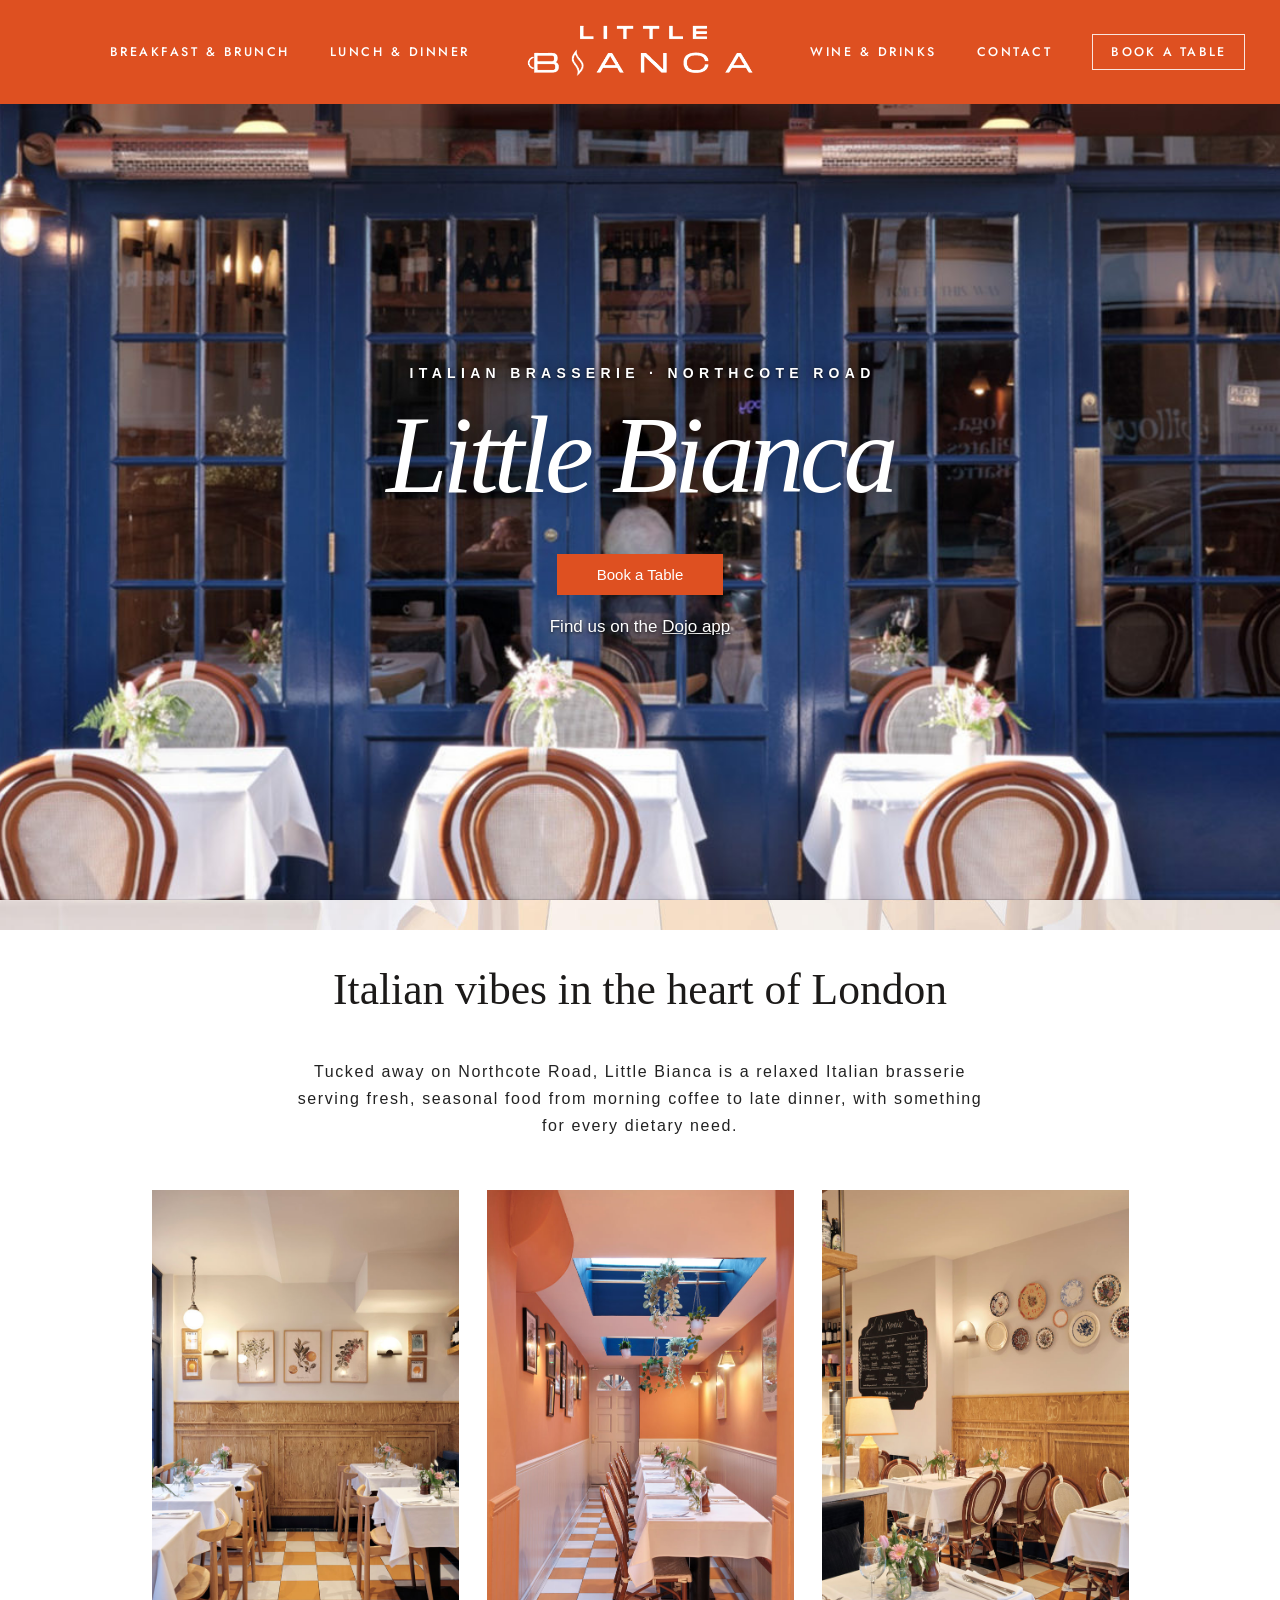
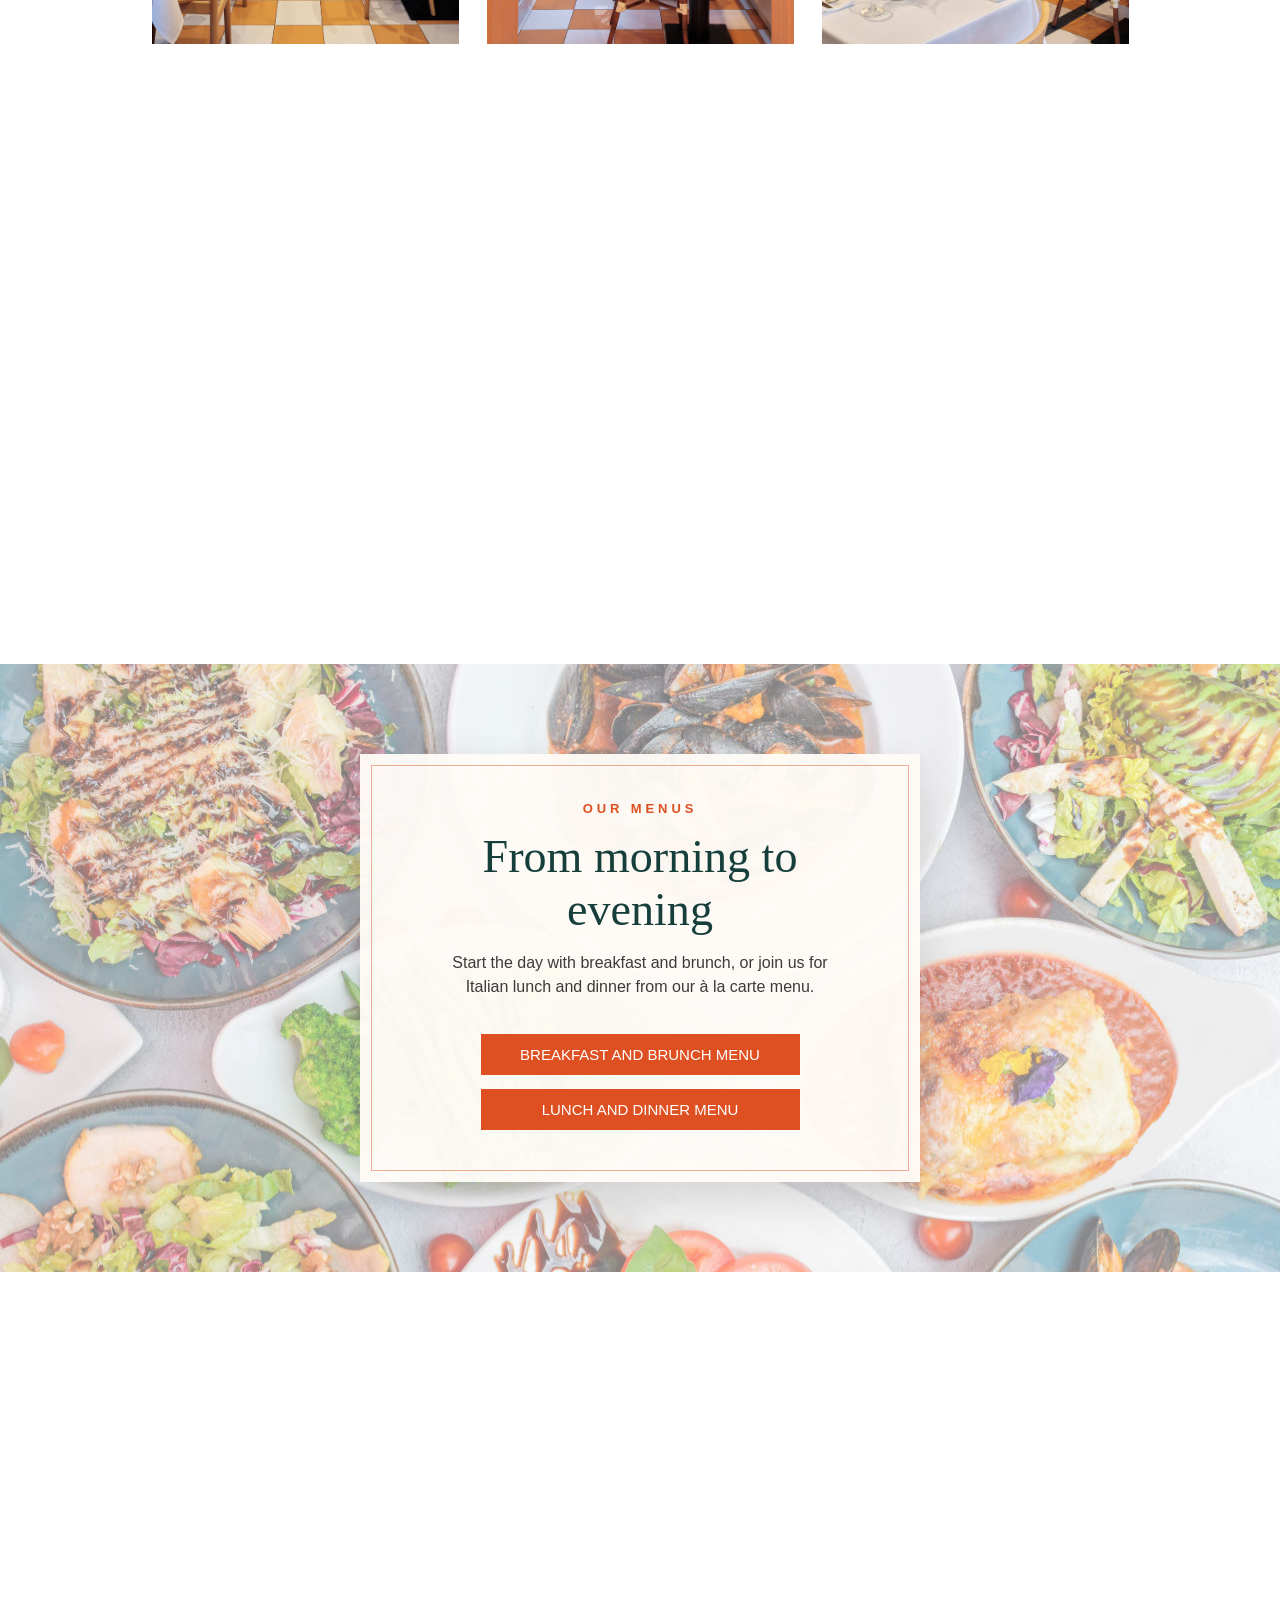
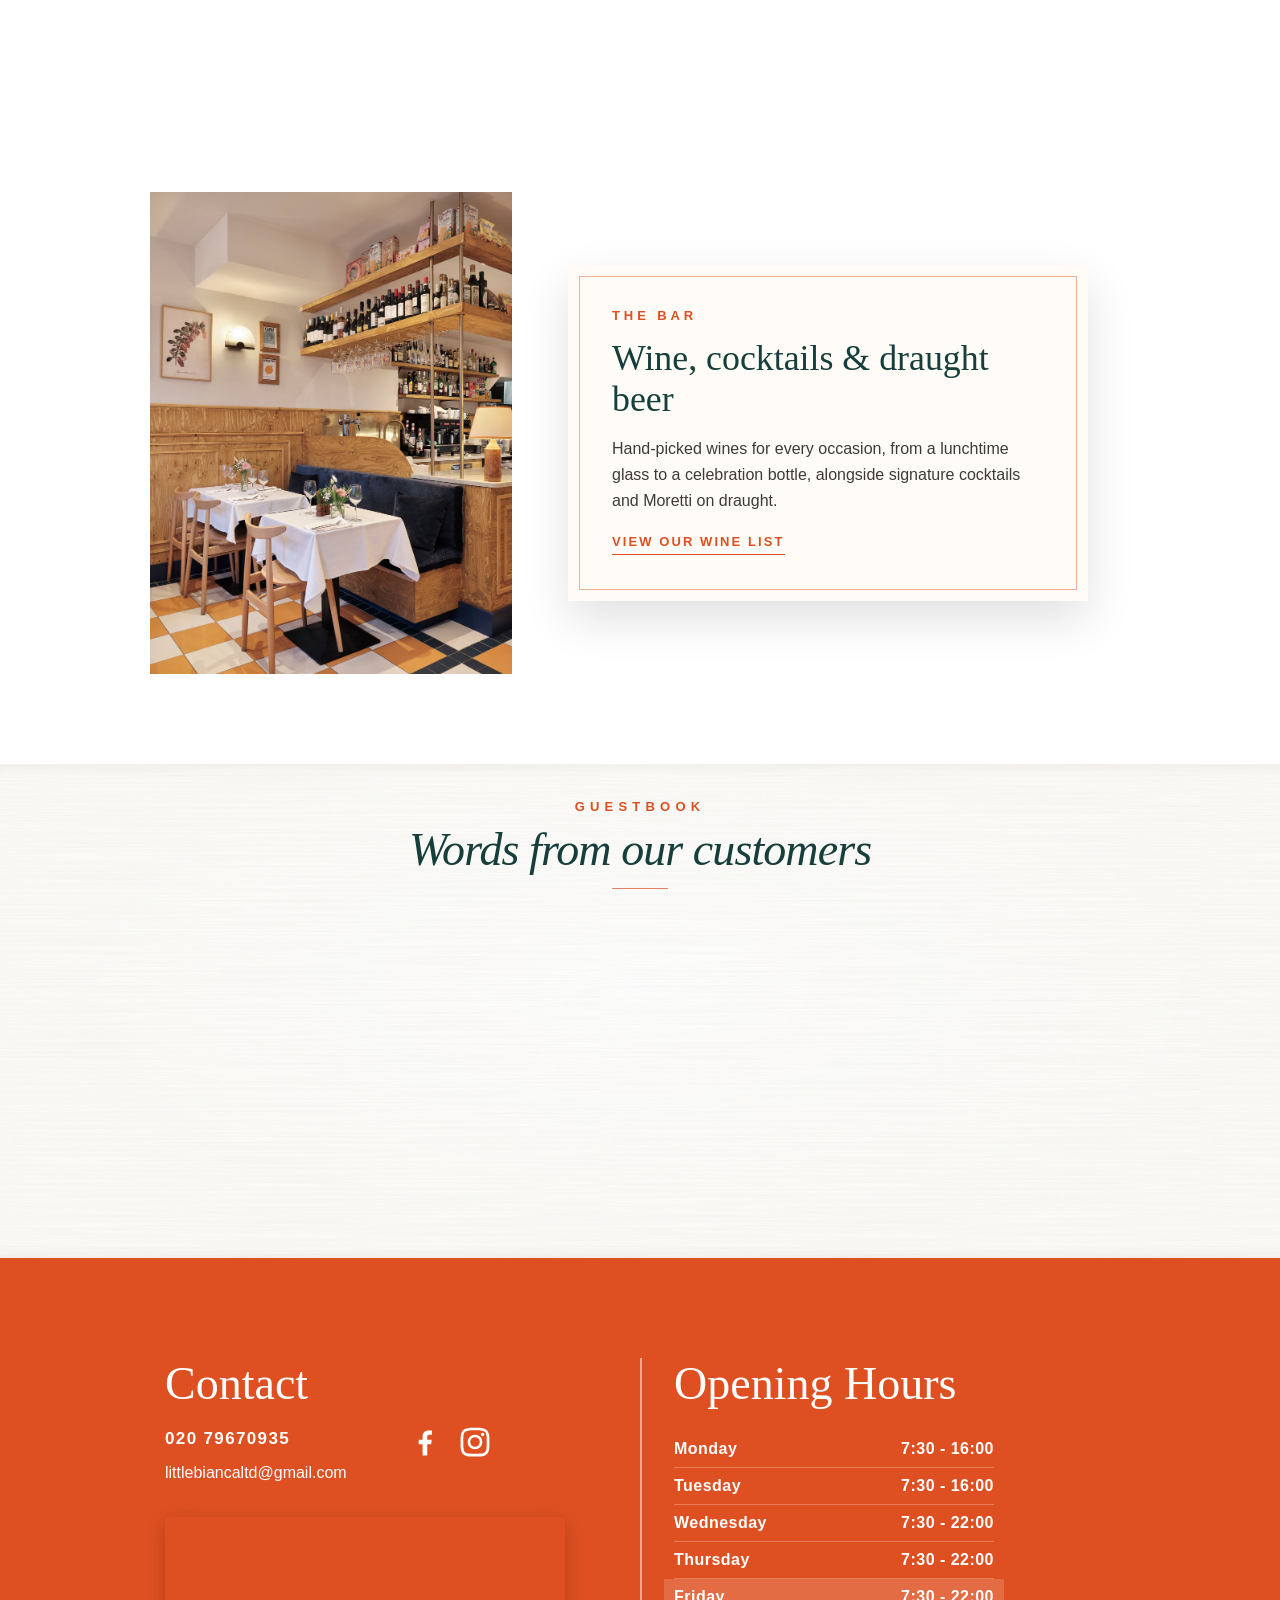
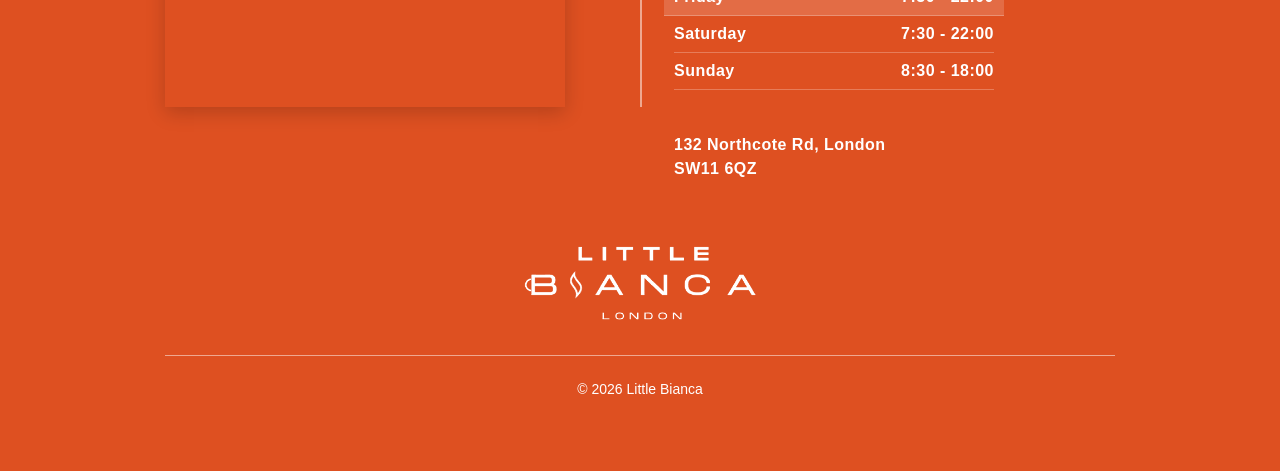
<file: index.html>
<!doctype html>
<html lang="en-GB">
<head>
<meta charset="utf-8">
<meta name="viewport" content="width=device-width, initial-scale=1">
<title>Little Bianca | Italian Brasserie on Northcote Road, London SW11</title>
<meta name="description" content="Little Bianca is an independent Italian brasserie on Northcote Road, London SW11. Breakfast, brunch, lunch and dinner, plus coffee, wine and cocktails. Open 7 days.">
<meta property="og:type" content="restaurant">
<meta property="og:site_name" content="Little Bianca">
<meta property="og:title" content="Little Bianca | Italian Brasserie on Northcote Road, London SW11">
<meta property="og:description" content="Little Bianca is an independent Italian brasserie on Northcote Road, London SW11. Breakfast, brunch, lunch and dinner, plus coffee, wine and cocktails. Open 7 days.">
<meta property="og:url" content="https://littlebianca.co.uk/">
<meta property="og:image" content="https://littlebianca.co.uk/img/og-image.jpg">
<meta property="og:image:width" content="1200">
<meta property="og:image:height" content="630">
<meta property="og:image:alt" content="Little Bianca's navy shopfront on Northcote Road">
<meta name="twitter:card" content="summary_large_image">
<link rel="canonical" href="https://littlebianca.co.uk/">
<meta name="theme-color" content="#de5021">
<link rel="icon" href="favicon.ico" sizes="16x16 32x32 48x48">
<link rel="icon" type="image/png" sizes="32x32" href="favicon-32.png">
<link rel="icon" type="image/png" sizes="48x48" href="favicon-48.png">
<link rel="apple-touch-icon" href="apple-touch-icon.png">
<link rel="preconnect" href="https://lh3.googleusercontent.com">
<link rel="preconnect" href="https://app.redrockrep.com.au" crossorigin>
<link rel="preconnect" href="https://fonts.googleapis.com">
<link rel="preconnect" href="https://fonts.gstatic.com" crossorigin>
<link href="https://fonts.googleapis.com/css2?family=Cormorant+Garamond:ital,wght@0,300;1,400&family=Fira+Mono:wght@400;500&family=Jost:wght@400;500&display=swap" rel="stylesheet">
<link rel="stylesheet" href="styles.css">
</head>
<body>

<header class="site-header">
  <div class="bar">
    <a class="logo" href="index.html" aria-label="Little Bianca London, home"><img src="logo.png" alt="Little Bianca London" width="420" height="136"></a>
    <button class="menu-toggle" aria-expanded="false" aria-controls="nav" aria-label="Open menu"><span></span></button>
    <nav class="nav" id="nav" aria-label="Main">
        <a class="nav-home" href="index.html" aria-current="page">Home</a>
        <div class="nav-group nav-left">
          <a href="breakfast-and-brunch-menu.html">Breakfast &amp; Brunch</a>
          <a href="lunch-and-dinner-menu.html">Lunch &amp; Dinner</a>
        </div>
        <div class="nav-group nav-right">
          <a href="wine-and-drinks.html">Wine &amp; Drinks</a>
          <a class="nav-contact" href="#contact">Contact</a>
          <a class="nav-book" href="https://web.dojo.app/create_booking/vendor/RfG_MzTAGaZJqT2Bpwv100bahvATiVq4m2MwQ22cLEQ_restaurant" target="_blank" rel="noopener">Book a Table</a>
        </div>
    </nav>
  </div>
</header>

<main>
  <section class="hero bg bg-fixed">
    <div>
      <p class="hero-kicker">Italian Brasserie &middot; Northcote Road</p>
      <h1>Little Bianca</h1>
      <a class="btn" href="https://web.dojo.app/create_booking/vendor/RfG_MzTAGaZJqT2Bpwv100bahvATiVq4m2MwQ22cLEQ_restaurant" target="_blank" rel="noopener">Book a Table</a>
      <p class="dojo">Find us on the <a href="https://web.dojo.app/create_booking/vendor/RfG_MzTAGaZJqT2Bpwv100bahvATiVq4m2MwQ22cLEQ_restaurant" target="_blank" rel="noopener">Dojo app</a></p>
    </div>
  </section>

  <section class="about bg bg-fixed">
    <h2>Italian vibes in the heart of London</h2>
    <p>Tucked away on Northcote Road, Little Bianca is a relaxed Italian brasserie serving fresh, seasonal food from morning coffee to late dinner, with something for every dietary need.</p>
    <div class="rooms">
      <img src="img/room-1.jpg" alt="Dining room with wood panelling, botanical prints and white tablecloths" loading="lazy">
      <img src="img/room-2.jpg" alt="Long orange dining room with skylight and hanging plants" loading="lazy">
      <img src="img/room-3.jpg" alt="Dining room with vintage plates on the wall and a chalkboard menu" loading="lazy">
    </div>
  </section>

  <div class="strip bg bg-fixed" role="img" aria-label="Inside Little Bianca, looking out to Northcote Road"></div>

  <section class="restaurant bg">
    <div class="restaurant-card">
      <p class="eyebrow">Our Menus</p>
      <h2>From morning to evening</h2>
      <p class="sub">Start the day with breakfast and brunch, or join us for Italian lunch and dinner from our &agrave; la carte menu.</p>
      <div class="buttons">
        <a class="btn btn-wide" href="breakfast-and-brunch-menu.html">Breakfast and Brunch Menu</a>
        <a class="btn btn-wide" href="lunch-and-dinner-menu.html">Lunch and Dinner Menu</a>
      </div>
    </div>
  </section>

  <div class="strip strip-short bg bg-fixed" role="img" aria-label="Inside Little Bianca"></div>

  <section class="drinks bg bg-fixed">
    <div class="inner">
      <img src="img/bar.jpg" alt="The bar with shelves of wine and spirits beside a cosy banquette" loading="lazy">
      <div class="drinks-card">
        <p class="eyebrow">The Bar</p>
        <h2>Wine, cocktails &amp; draught beer</h2>
        <p>Hand-picked wines for every occasion, from a lunchtime glass to a celebration bottle, alongside signature cocktails and Moretti on draught.</p>
        <a class="text-link" href="wine-and-drinks.html">View our wine list</a>
      </div>
    </div>
  </section>

  <section class="reviews" aria-label="Guestbook">
    <div class="reviews-inner">
      <p class="eyebrow">Guestbook</p>
      <h2>Words from our customers</h2>
      <div class="lb-reviews" id="lb-reviews" aria-label="Reviews from Google"></div>
      <script src="reviews.js" defer></script>
    </div>
  </section>
</main>

<footer class="site-footer" id="contact">
  <div class="inner">
    <div class="contact">
      <h2>Contact</h2>
      <div class="lines">
        <a class="phone" href="tel:+442079670935">020 79670935</a>
        <a class="email" href="mailto:littlebiancaltd@gmail.com">littlebiancaltd@gmail.com</a>
      </div>
      <div class="social">
          <a href="https://www.facebook.com/people/Little-Bianca-London/61583657639526/" target="_blank" rel="noopener" aria-label="Facebook"><svg viewBox="0 0 24 24" aria-hidden="true"><path d="M13.5 21v-7.5h2.6l.4-3h-3V8.6c0-.9.3-1.5 1.5-1.5h1.6V4.4c-.3 0-1.2-.1-2.3-.1-2.3 0-3.9 1.4-3.9 4V10.5H7.8v3h2.6V21z"/></svg></a>
          <a href="https://www.instagram.com/littlebiancalondon/" target="_blank" rel="noopener" aria-label="Instagram"><svg viewBox="0 0 24 24" aria-hidden="true"><path d="M12 4.2c2.5 0 2.8 0 3.8.1 2.6.1 3.8 1.3 3.9 3.9.1 1 .1 1.3.1 3.8s0 2.8-.1 3.8c-.1 2.6-1.3 3.8-3.9 3.9-1 .1-1.3.1-3.8.1s-2.8 0-3.8-.1c-2.6-.1-3.8-1.3-3.9-3.9-.1-1-.1-1.3-.1-3.8s0-2.8.1-3.8C4.4 5.6 5.6 4.4 8.2 4.3c1-.1 1.3-.1 3.8-.1zM12 2.5c-2.6 0-2.9 0-3.9.1-3.5.2-5.4 2.1-5.6 5.6-.1 1-.1 1.3-.1 3.9s0 2.9.1 3.9c.2 3.5 2.1 5.4 5.6 5.6 1 .1 1.3.1 3.9.1s2.9 0 3.9-.1c3.5-.2 5.4-2.1 5.6-5.6.1-1 .1-1.3.1-3.9s0-2.9-.1-3.9c-.2-3.5-2.1-5.4-5.6-5.6-1-.1-1.3-.1-3.9-.1zm0 4.6a4.9 4.9 0 1 0 0 9.8 4.9 4.9 0 0 0 0-9.8zm0 8.1a3.2 3.2 0 1 1 0-6.4 3.2 3.2 0 0 1 0 6.4zm5.1-9.4a1.1 1.1 0 1 0 0 2.3 1.1 1.1 0 0 0 0-2.3z"/></svg></a>
      </div>
      <iframe class="map" title="Map showing Little Bianca, 132 Northcote Rd, London SW11 6QZ" src="https://www.google.com/maps?q=Little+Bianca,+132+Northcote+Rd,+London+SW11+6QZ&amp;z=17&amp;output=embed" loading="lazy" referrerpolicy="no-referrer-when-downgrade"></iframe>
    </div>
    <div class="hours-block">
      <h2>Opening Hours</h2>
      <ul class="hours">
          <li data-day="1"><span>Monday</span> <span>7:30 - 16:00</span></li>
          <li data-day="2"><span>Tuesday</span> <span>7:30 - 16:00</span></li>
          <li data-day="3"><span>Wednesday</span> <span>7:30 - 22:00</span></li>
          <li data-day="4"><span>Thursday</span> <span>7:30 - 22:00</span></li>
          <li data-day="5"><span>Friday</span> <span>7:30 - 22:00</span></li>
          <li data-day="6"><span>Saturday</span> <span>7:30 - 22:00</span></li>
          <li data-day="0"><span>Sunday</span> <span>8:30 - 18:00</span></li>
      </ul>
    </div>
    <address class="address"><a href="https://www.google.com/maps/search/?api=1&amp;query=Little+Bianca+132+Northcote+Rd+London+SW11+6QZ" target="_blank" rel="noopener">132 Northcote Rd, London<br>SW11 6QZ</a></address>
  </div>
  <a class="footer-logo" href="index.html" aria-label="Little Bianca London, home"><img src="logo.png" alt="Little Bianca London" width="420" height="136" loading="lazy"></a>
  <p class="copyright">&copy; <span class="year">2026</span> Little Bianca</p>
</footer>

<script>
const toggle = document.querySelector('.menu-toggle');
const nav = document.getElementById('nav');
toggle.addEventListener('click', () => toggle.setAttribute('aria-expanded', nav.classList.toggle('open')));
nav.querySelectorAll('a').forEach(a => a.addEventListener('click', () => {
  nav.classList.remove('open');
  toggle.setAttribute('aria-expanded', 'false');
}));
try {
  const day = ['Sun', 'Mon', 'Tue', 'Wed', 'Thu', 'Fri', 'Sat'].indexOf(
    new Intl.DateTimeFormat('en-GB', { timeZone: 'Europe/London', weekday: 'short' }).format(new Date()));
  document.querySelector('.hours [data-day="' + day + '"]').classList.add('today');
} catch (e) {}
document.querySelector('.year').textContent = new Date().getFullYear();
</script>
</body>
</html>
</file>
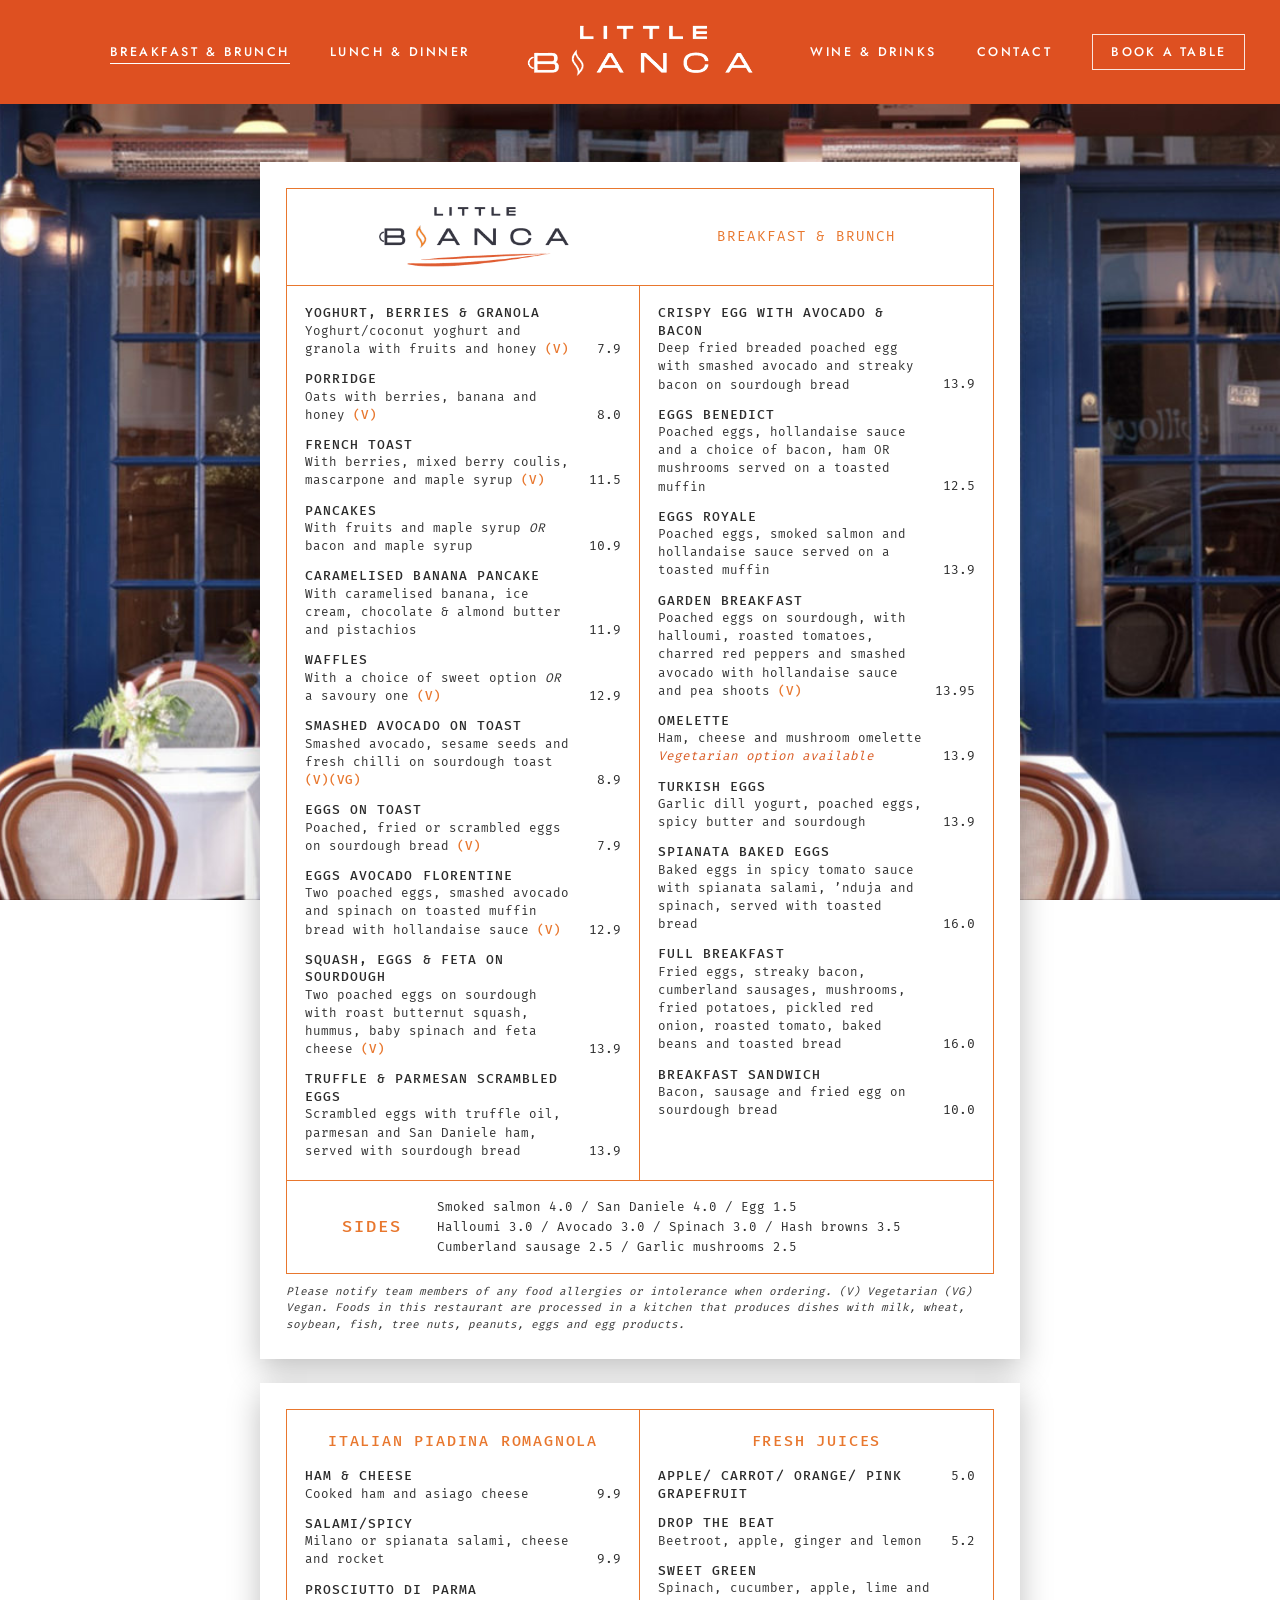
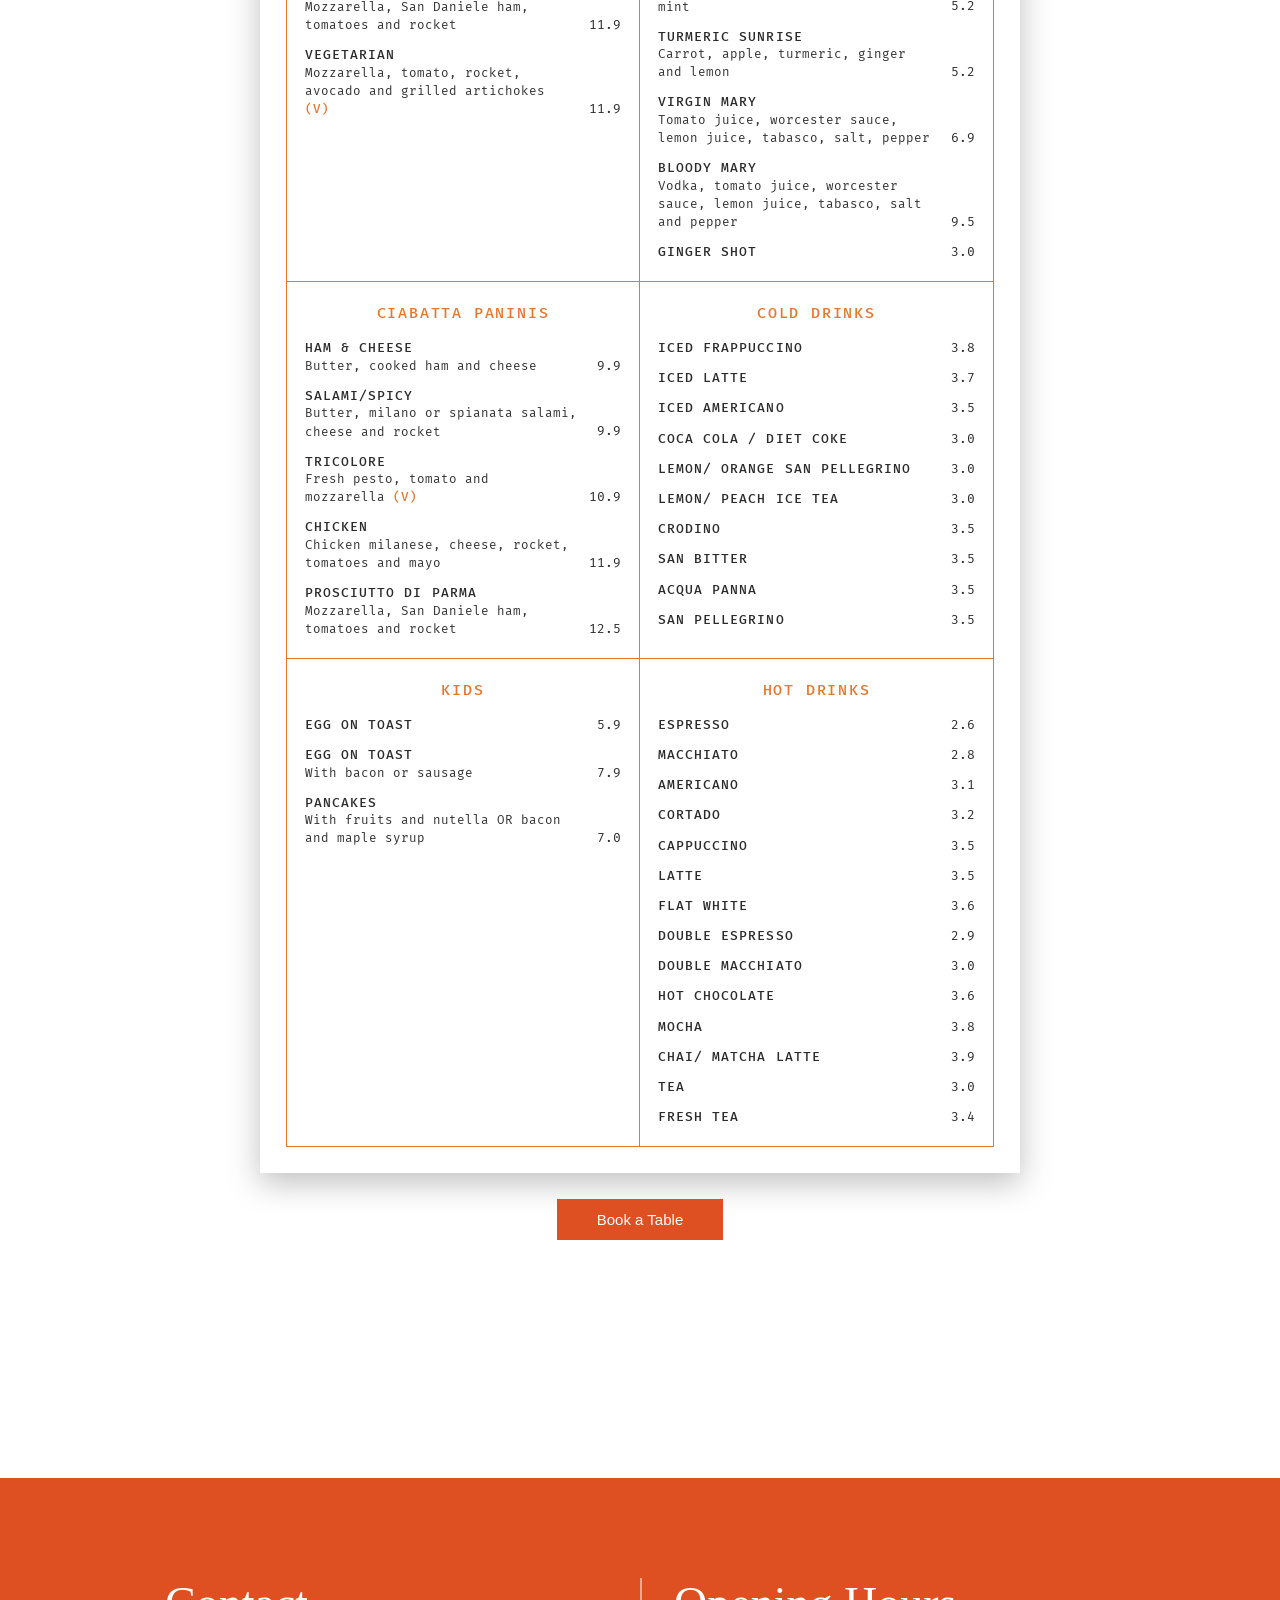
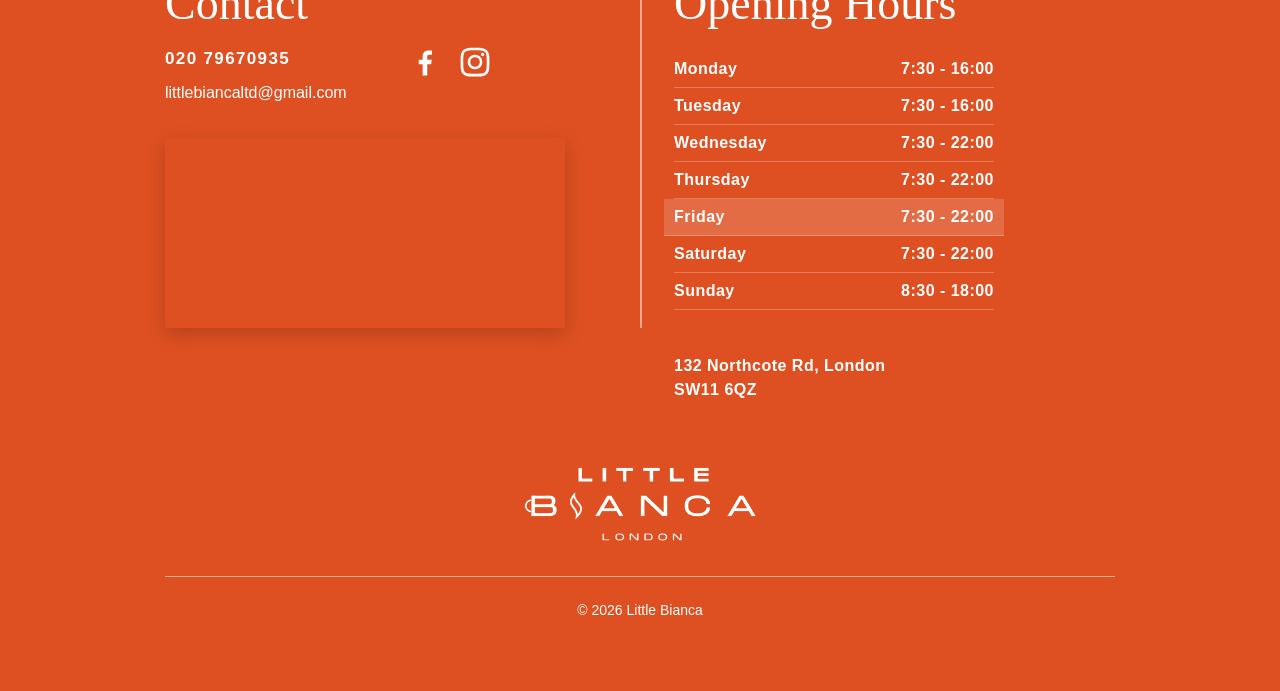
<file: breakfast-and-brunch-menu.html>
<!doctype html>
<html lang="en-GB">
<head>
<meta charset="utf-8">
<meta name="viewport" content="width=device-width, initial-scale=1">
<title>Breakfast and Brunch Menu | Little Bianca, Italian Brasserie</title>
<meta name="description" content="Breakfast and brunch at Little Bianca, an Italian brasserie on Northcote Road, London SW11: eggs, pancakes, piadina, paninis, fresh juices and coffee.">
<meta property="og:type" content="restaurant">
<meta property="og:site_name" content="Little Bianca">
<meta property="og:title" content="Breakfast and Brunch Menu | Little Bianca, Italian Brasserie">
<meta property="og:description" content="Breakfast and brunch at Little Bianca, an Italian brasserie on Northcote Road, London SW11: eggs, pancakes, piadina, paninis, fresh juices and coffee.">
<meta property="og:url" content="https://littlebianca.co.uk/breakfast-and-brunch-menu.html">
<meta property="og:image" content="https://littlebianca.co.uk/img/og-image.jpg">
<meta property="og:image:width" content="1200">
<meta property="og:image:height" content="630">
<meta property="og:image:alt" content="Little Bianca's navy shopfront on Northcote Road">
<meta name="twitter:card" content="summary_large_image">
<link rel="canonical" href="https://littlebianca.co.uk/breakfast-and-brunch-menu.html">
<meta name="theme-color" content="#de5021">
<link rel="icon" href="favicon.ico" sizes="16x16 32x32 48x48">
<link rel="icon" type="image/png" sizes="32x32" href="favicon-32.png">
<link rel="icon" type="image/png" sizes="48x48" href="favicon-48.png">
<link rel="apple-touch-icon" href="apple-touch-icon.png">
<link rel="preconnect" href="https://fonts.googleapis.com">
<link rel="preconnect" href="https://fonts.gstatic.com" crossorigin>
<link href="https://fonts.googleapis.com/css2?family=Cormorant+Garamond:ital,wght@0,300;1,400&family=Fira+Mono:wght@400;500&family=Jost:wght@400;500&display=swap" rel="stylesheet">
<link rel="stylesheet" href="styles.css">
</head>
<body>

<header class="site-header">
  <div class="bar">
    <a class="logo" href="index.html" aria-label="Little Bianca London, home"><img src="logo.png" alt="Little Bianca London" width="420" height="136"></a>
    <button class="menu-toggle" aria-expanded="false" aria-controls="nav" aria-label="Open menu"><span></span></button>
    <nav class="nav" id="nav" aria-label="Main">
        <a class="nav-home" href="index.html">Home</a>
        <div class="nav-group nav-left">
          <a href="breakfast-and-brunch-menu.html" aria-current="page">Breakfast &amp; Brunch</a>
          <a href="lunch-and-dinner-menu.html">Lunch &amp; Dinner</a>
        </div>
        <div class="nav-group nav-right">
          <a href="wine-and-drinks.html">Wine &amp; Drinks</a>
          <a class="nav-contact" href="#contact">Contact</a>
          <a class="nav-book" href="https://web.dojo.app/create_booking/vendor/RfG_MzTAGaZJqT2Bpwv100bahvATiVq4m2MwQ22cLEQ_restaurant" target="_blank" rel="noopener">Book a Table</a>
        </div>
    </nav>
  </div>
</header>

<main>
  <section class="menu-page bg bg-fixed">
    <article class="bm" aria-label="Breakfast and brunch menu">
      <header class="bm-top">
        <img class="menu-logo" src="menu-logo.png" alt="Little Bianca" width="600" height="190">
        <h2>Breakfast &amp; Brunch</h2>
      </header>
      <div class="bm-grid">
        <div class="bm-cell"><ul class="m-list"><li><b>Yoghurt, Berries &amp; Granola</b><span>7.9</span><small>Yoghurt/coconut yoghurt and granola with fruits and honey <i class="tag">(V)</i></small></li><li><b>Porridge</b><span>8.0</span><small>Oats with berries, banana and honey <i class="tag">(V)</i></small></li><li><b>French Toast</b><span>11.5</span><small>With berries, mixed berry coulis, mascarpone and maple syrup <i class="tag">(V)</i></small></li><li><b>Pancakes</b><span>10.9</span><small>With fruits and maple syrup <em>OR</em> bacon and maple syrup</small></li><li><b>Caramelised Banana Pancake</b><span>11.9</span><small>With caramelised banana, ice cream, chocolate &amp; almond butter and pistachios</small></li><li><b>Waffles</b><span>12.9</span><small>With a choice of sweet option <em>OR</em> a savoury one <i class="tag">(V)</i></small></li><li><b>Smashed Avocado on Toast</b><span>8.9</span><small>Smashed avocado, sesame seeds and fresh chilli on sourdough toast <i class="tag">(V)(VG)</i></small></li><li><b>Eggs on Toast</b><span>7.9</span><small>Poached, fried or scrambled eggs on sourdough bread <i class="tag">(V)</i></small></li><li><b>Eggs Avocado Florentine</b><span>12.9</span><small>Two poached eggs, smashed avocado and spinach on toasted muffin bread with hollandaise sauce <i class="tag">(V)</i></small></li><li><b>Squash, Eggs &amp; Feta on Sourdough</b><span>13.9</span><small>Two poached eggs on sourdough with roast butternut squash, hummus, baby spinach and feta cheese <i class="tag">(V)</i></small></li><li><b>Truffle &amp; Parmesan Scrambled Eggs</b><span>13.9</span><small>Scrambled eggs with truffle oil, parmesan and San Daniele ham, served with sourdough bread</small></li></ul></div>
        <div class="bm-cell"><ul class="m-list"><li><b>Crispy Egg with Avocado &amp; Bacon</b><span>13.9</span><small>Deep fried breaded poached egg with smashed avocado and streaky bacon on sourdough bread</small></li><li><b>Eggs Benedict</b><span>12.5</span><small>Poached eggs, hollandaise sauce and a choice of bacon, ham OR mushrooms served on a toasted muffin</small></li><li><b>Eggs Royale</b><span>13.9</span><small>Poached eggs, smoked salmon and hollandaise sauce served on a toasted muffin</small></li><li><b>Garden Breakfast</b><span>13.95</span><small>Poached eggs on sourdough, with halloumi, roasted tomatoes, charred red peppers and smashed avocado with hollandaise sauce and pea shoots <i class="tag">(V)</i></small></li><li><b>Omelette</b><span>13.9</span><small>Ham, cheese and mushroom omelette<br><span class="alt">Vegetarian option available</span></small></li><li><b>Turkish Eggs</b><span>13.9</span><small>Garlic dill yogurt, poached eggs, spicy butter and sourdough</small></li><li><b>Spianata Baked Eggs</b><span>16.0</span><small>Baked eggs in spicy tomato sauce with spianata salami, ’nduja and spinach, served with toasted bread</small></li><li><b>Full Breakfast</b><span>16.0</span><small>Fried eggs, streaky bacon, cumberland sausages, mushrooms, fried potatoes, pickled red onion, roasted tomato, baked beans and toasted bread</small></li><li><b>Breakfast Sandwich</b><span>10.0</span><small>Bacon, sausage and fried egg on sourdough bread</small></li></ul></div>
      </div>
      <div class="bm-sides"><h3>Sides</h3><p>Smoked salmon 4.0 / San Daniele 4.0 / Egg 1.5<br>Halloumi 3.0 / Avocado 3.0 / Spinach 3.0 / Hash browns 3.5<br>Cumberland sausage 2.5 / Garlic mushrooms 2.5</p></div>
      <p class="bm-note">Please notify team members of any food allergies or intolerance when ordering. (V) Vegetarian (VG) Vegan. Foods in this restaurant are processed in a kitchen that produces dishes with milk, wheat, soybean, fish, tree nuts, peanuts, eggs and egg products.</p>
    </article>
    <article class="bm" aria-label="Piadina, paninis, kids and drinks">
      <div class="bm-grid">
        <div class="bm-cell"><h3>Italian Piadina Romagnola</h3><ul class="m-list"><li><b>Ham &amp; Cheese</b><span>9.9</span><small>Cooked ham and asiago cheese</small></li><li><b>Salami/Spicy</b><span>9.9</span><small>Milano or spianata salami, cheese and rocket</small></li><li><b>Prosciutto di Parma</b><span>11.9</span><small>Mozzarella, San Daniele ham, tomatoes and rocket</small></li><li><b>Vegetarian</b><span>11.9</span><small>Mozzarella, tomato, rocket, avocado and grilled artichokes <i class="tag">(V)</i></small></li></ul></div>
        <div class="bm-cell"><h3>Fresh Juices</h3><ul class="m-list"><li><b>Apple/ Carrot/ Orange/ Pink Grapefruit</b><span>5.0</span></li><li><b>Drop the Beat</b><span>5.2</span><small>Beetroot, apple, ginger and lemon</small></li><li><b>Sweet Green</b><span>5.2</span><small>Spinach, cucumber, apple, lime and mint</small></li><li><b>Turmeric Sunrise</b><span>5.2</span><small>Carrot, apple, turmeric, ginger and lemon</small></li><li><b>Virgin Mary</b><span>6.9</span><small>Tomato juice, worcester sauce, lemon juice, tabasco, salt, pepper</small></li><li><b>Bloody Mary</b><span>9.5</span><small>Vodka, tomato juice, worcester sauce, lemon juice, tabasco, salt and pepper</small></li><li><b>Ginger Shot</b><span>3.0</span></li></ul></div>
        <div class="bm-cell"><h3>Ciabatta Paninis</h3><ul class="m-list"><li><b>Ham &amp; Cheese</b><span>9.9</span><small>Butter, cooked ham and cheese</small></li><li><b>Salami/Spicy</b><span>9.9</span><small>Butter, milano or spianata salami, cheese and rocket</small></li><li><b>Tricolore</b><span>10.9</span><small>Fresh pesto, tomato and mozzarella <i class="tag">(V)</i></small></li><li><b>Chicken</b><span>11.9</span><small>Chicken milanese, cheese, rocket, tomatoes and mayo</small></li><li><b>Prosciutto di Parma</b><span>12.5</span><small>Mozzarella, San Daniele ham, tomatoes and rocket</small></li></ul></div>
        <div class="bm-cell"><h3>Cold Drinks</h3><ul class="m-list"><li><b>Iced Frappuccino</b><span>3.8</span></li><li><b>Iced Latte</b><span>3.7</span></li><li><b>Iced Americano</b><span>3.5</span></li><li><b>Coca Cola / Diet Coke</b><span>3.0</span></li><li><b>Lemon/ Orange San Pellegrino</b><span>3.0</span></li><li><b>Lemon/ Peach Ice Tea</b><span>3.0</span></li><li><b>Crodino</b><span>3.5</span></li><li><b>San Bitter</b><span>3.5</span></li><li><b>Acqua Panna</b><span>3.5</span></li><li><b>San Pellegrino</b><span>3.5</span></li></ul></div>
        <div class="bm-cell"><h3>Kids</h3><ul class="m-list"><li><b>Egg on Toast</b><span>5.9</span></li><li><b>Egg on Toast</b><span>7.9</span><small>With bacon or sausage</small></li><li><b>Pancakes</b><span>7.0</span><small>With fruits and nutella OR bacon and maple syrup</small></li></ul></div>
        <div class="bm-cell"><h3>Hot Drinks</h3><ul class="m-list"><li><b>Espresso</b><span>2.6</span></li><li><b>Macchiato</b><span>2.8</span></li><li><b>Americano</b><span>3.1</span></li><li><b>Cortado</b><span>3.2</span></li><li><b>Cappuccino</b><span>3.5</span></li><li><b>Latte</b><span>3.5</span></li><li><b>Flat white</b><span>3.6</span></li><li><b>Double Espresso</b><span>2.9</span></li><li><b>Double Macchiato</b><span>3.0</span></li><li><b>Hot Chocolate</b><span>3.6</span></li><li><b>Mocha</b><span>3.8</span></li><li><b>Chai/ Matcha Latte</b><span>3.9</span></li><li><b>Tea</b><span>3.0</span></li><li><b>Fresh tea</b><span>3.4</span></li></ul></div>
      </div>
    </article>
    <div class="menu-actions"><a class="btn" href="https://web.dojo.app/create_booking/vendor/RfG_MzTAGaZJqT2Bpwv100bahvATiVq4m2MwQ22cLEQ_restaurant" target="_blank" rel="noopener">Book a Table</a></div>
  </section>

  <div class="shopfront-strip bg bg-fixed" role="img" aria-label="Little Bianca's navy shopfront"></div>
</main>

<footer class="site-footer" id="contact">
  <div class="inner">
    <div class="contact">
      <h2>Contact</h2>
      <div class="lines">
        <a class="phone" href="tel:+442079670935">020 79670935</a>
        <a class="email" href="mailto:littlebiancaltd@gmail.com">littlebiancaltd@gmail.com</a>
      </div>
      <div class="social">
          <a href="https://www.facebook.com/people/Little-Bianca-London/61583657639526/" target="_blank" rel="noopener" aria-label="Facebook"><svg viewBox="0 0 24 24" aria-hidden="true"><path d="M13.5 21v-7.5h2.6l.4-3h-3V8.6c0-.9.3-1.5 1.5-1.5h1.6V4.4c-.3 0-1.2-.1-2.3-.1-2.3 0-3.9 1.4-3.9 4V10.5H7.8v3h2.6V21z"/></svg></a>
          <a href="https://www.instagram.com/littlebiancalondon/" target="_blank" rel="noopener" aria-label="Instagram"><svg viewBox="0 0 24 24" aria-hidden="true"><path d="M12 4.2c2.5 0 2.8 0 3.8.1 2.6.1 3.8 1.3 3.9 3.9.1 1 .1 1.3.1 3.8s0 2.8-.1 3.8c-.1 2.6-1.3 3.8-3.9 3.9-1 .1-1.3.1-3.8.1s-2.8 0-3.8-.1c-2.6-.1-3.8-1.3-3.9-3.9-.1-1-.1-1.3-.1-3.8s0-2.8.1-3.8C4.4 5.6 5.6 4.4 8.2 4.3c1-.1 1.3-.1 3.8-.1zM12 2.5c-2.6 0-2.9 0-3.9.1-3.5.2-5.4 2.1-5.6 5.6-.1 1-.1 1.3-.1 3.9s0 2.9.1 3.9c.2 3.5 2.1 5.4 5.6 5.6 1 .1 1.3.1 3.9.1s2.9 0 3.9-.1c3.5-.2 5.4-2.1 5.6-5.6.1-1 .1-1.3.1-3.9s0-2.9-.1-3.9c-.2-3.5-2.1-5.4-5.6-5.6-1-.1-1.3-.1-3.9-.1zm0 4.6a4.9 4.9 0 1 0 0 9.8 4.9 4.9 0 0 0 0-9.8zm0 8.1a3.2 3.2 0 1 1 0-6.4 3.2 3.2 0 0 1 0 6.4zm5.1-9.4a1.1 1.1 0 1 0 0 2.3 1.1 1.1 0 0 0 0-2.3z"/></svg></a>
      </div>
      <iframe class="map" title="Map showing Little Bianca, 132 Northcote Rd, London SW11 6QZ" src="https://www.google.com/maps?q=Little+Bianca,+132+Northcote+Rd,+London+SW11+6QZ&amp;z=17&amp;output=embed" loading="lazy" referrerpolicy="no-referrer-when-downgrade"></iframe>
    </div>
    <div class="hours-block">
      <h2>Opening Hours</h2>
      <ul class="hours">
          <li data-day="1"><span>Monday</span> <span>7:30 - 16:00</span></li>
          <li data-day="2"><span>Tuesday</span> <span>7:30 - 16:00</span></li>
          <li data-day="3"><span>Wednesday</span> <span>7:30 - 22:00</span></li>
          <li data-day="4"><span>Thursday</span> <span>7:30 - 22:00</span></li>
          <li data-day="5"><span>Friday</span> <span>7:30 - 22:00</span></li>
          <li data-day="6"><span>Saturday</span> <span>7:30 - 22:00</span></li>
          <li data-day="0"><span>Sunday</span> <span>8:30 - 18:00</span></li>
      </ul>
    </div>
    <address class="address"><a href="https://www.google.com/maps/search/?api=1&amp;query=Little+Bianca+132+Northcote+Rd+London+SW11+6QZ" target="_blank" rel="noopener">132 Northcote Rd, London<br>SW11 6QZ</a></address>
  </div>
  <a class="footer-logo" href="index.html" aria-label="Little Bianca London, home"><img src="logo.png" alt="Little Bianca London" width="420" height="136" loading="lazy"></a>
  <p class="copyright">&copy; <span class="year">2026</span> Little Bianca</p>
</footer>

<script>
const toggle = document.querySelector('.menu-toggle');
const nav = document.getElementById('nav');
toggle.addEventListener('click', () => toggle.setAttribute('aria-expanded', nav.classList.toggle('open')));
nav.querySelectorAll('a').forEach(a => a.addEventListener('click', () => {
  nav.classList.remove('open');
  toggle.setAttribute('aria-expanded', 'false');
}));
try {
  const day = ['Sun', 'Mon', 'Tue', 'Wed', 'Thu', 'Fri', 'Sat'].indexOf(
    new Intl.DateTimeFormat('en-GB', { timeZone: 'Europe/London', weekday: 'short' }).format(new Date()));
  document.querySelector('.hours [data-day="' + day + '"]').classList.add('today');
} catch (e) {}
document.querySelector('.year').textContent = new Date().getFullYear();
</script>
</body>
</html>
</file>
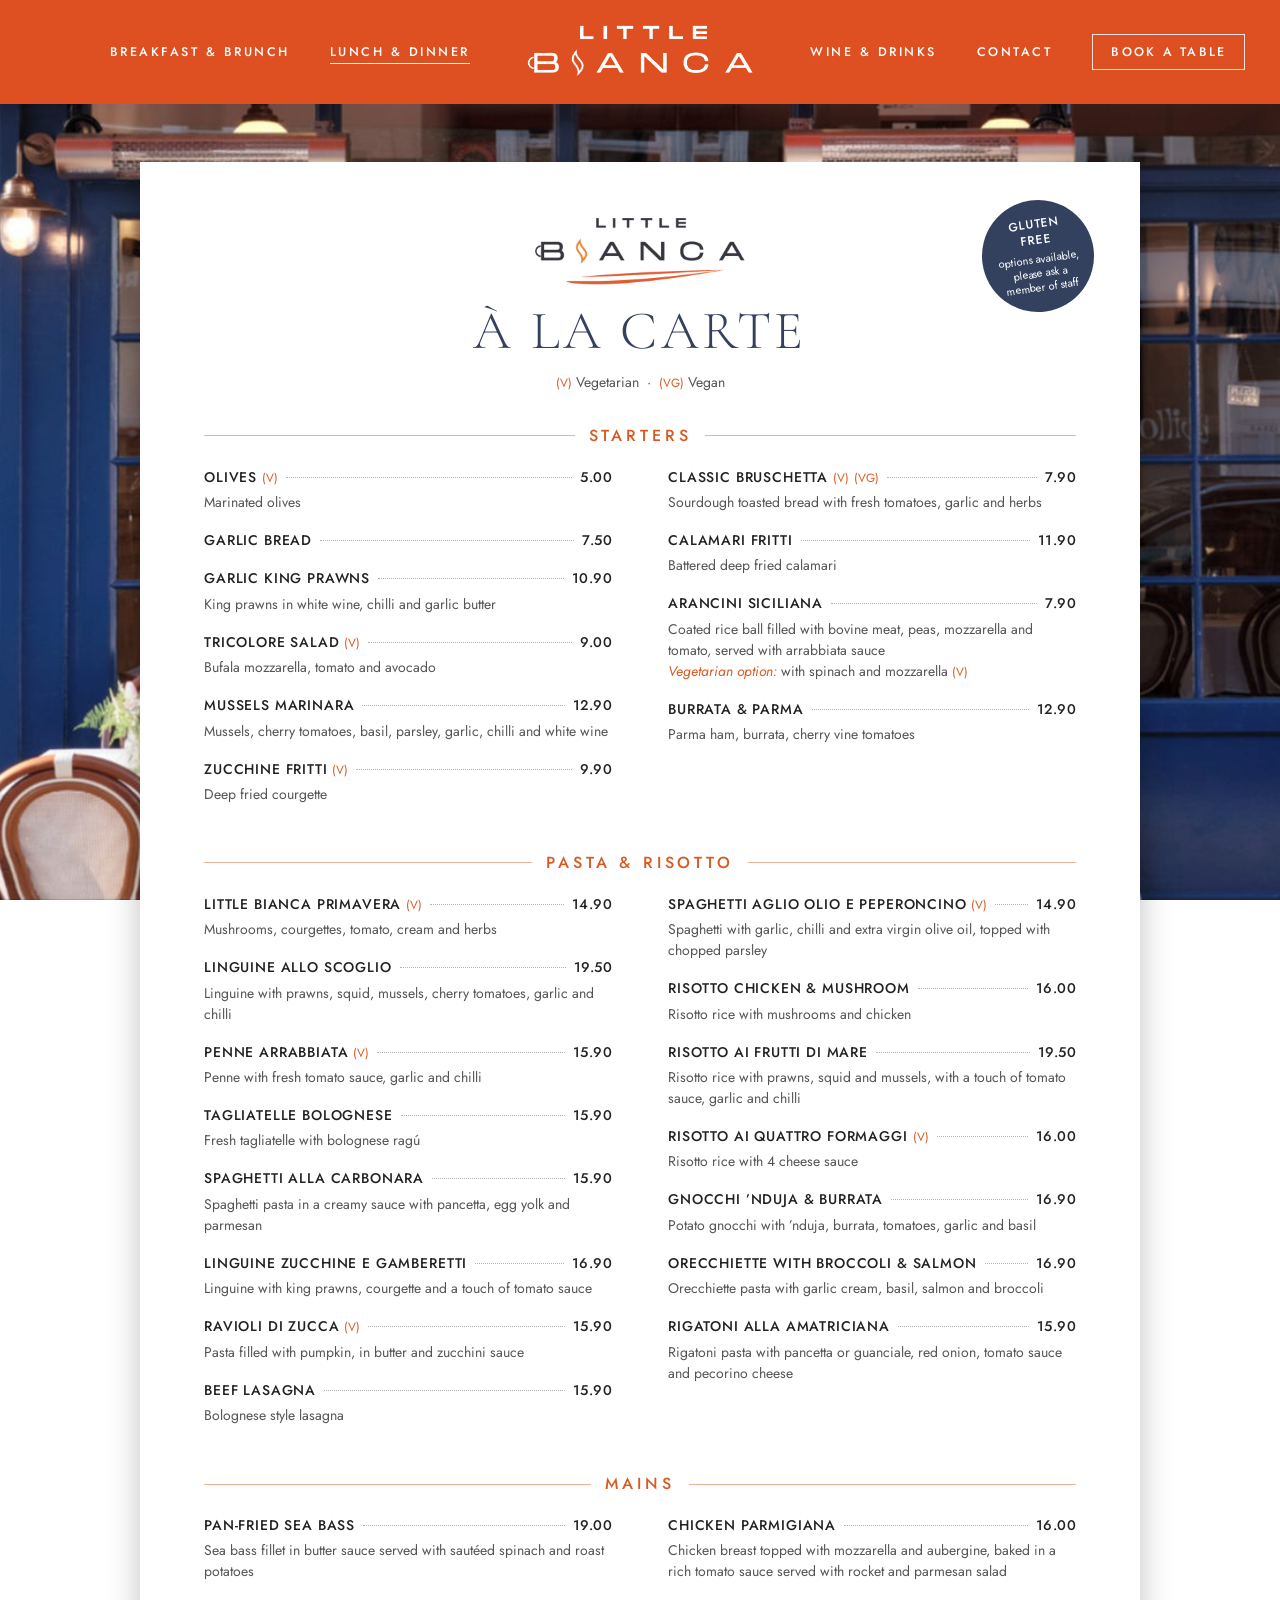
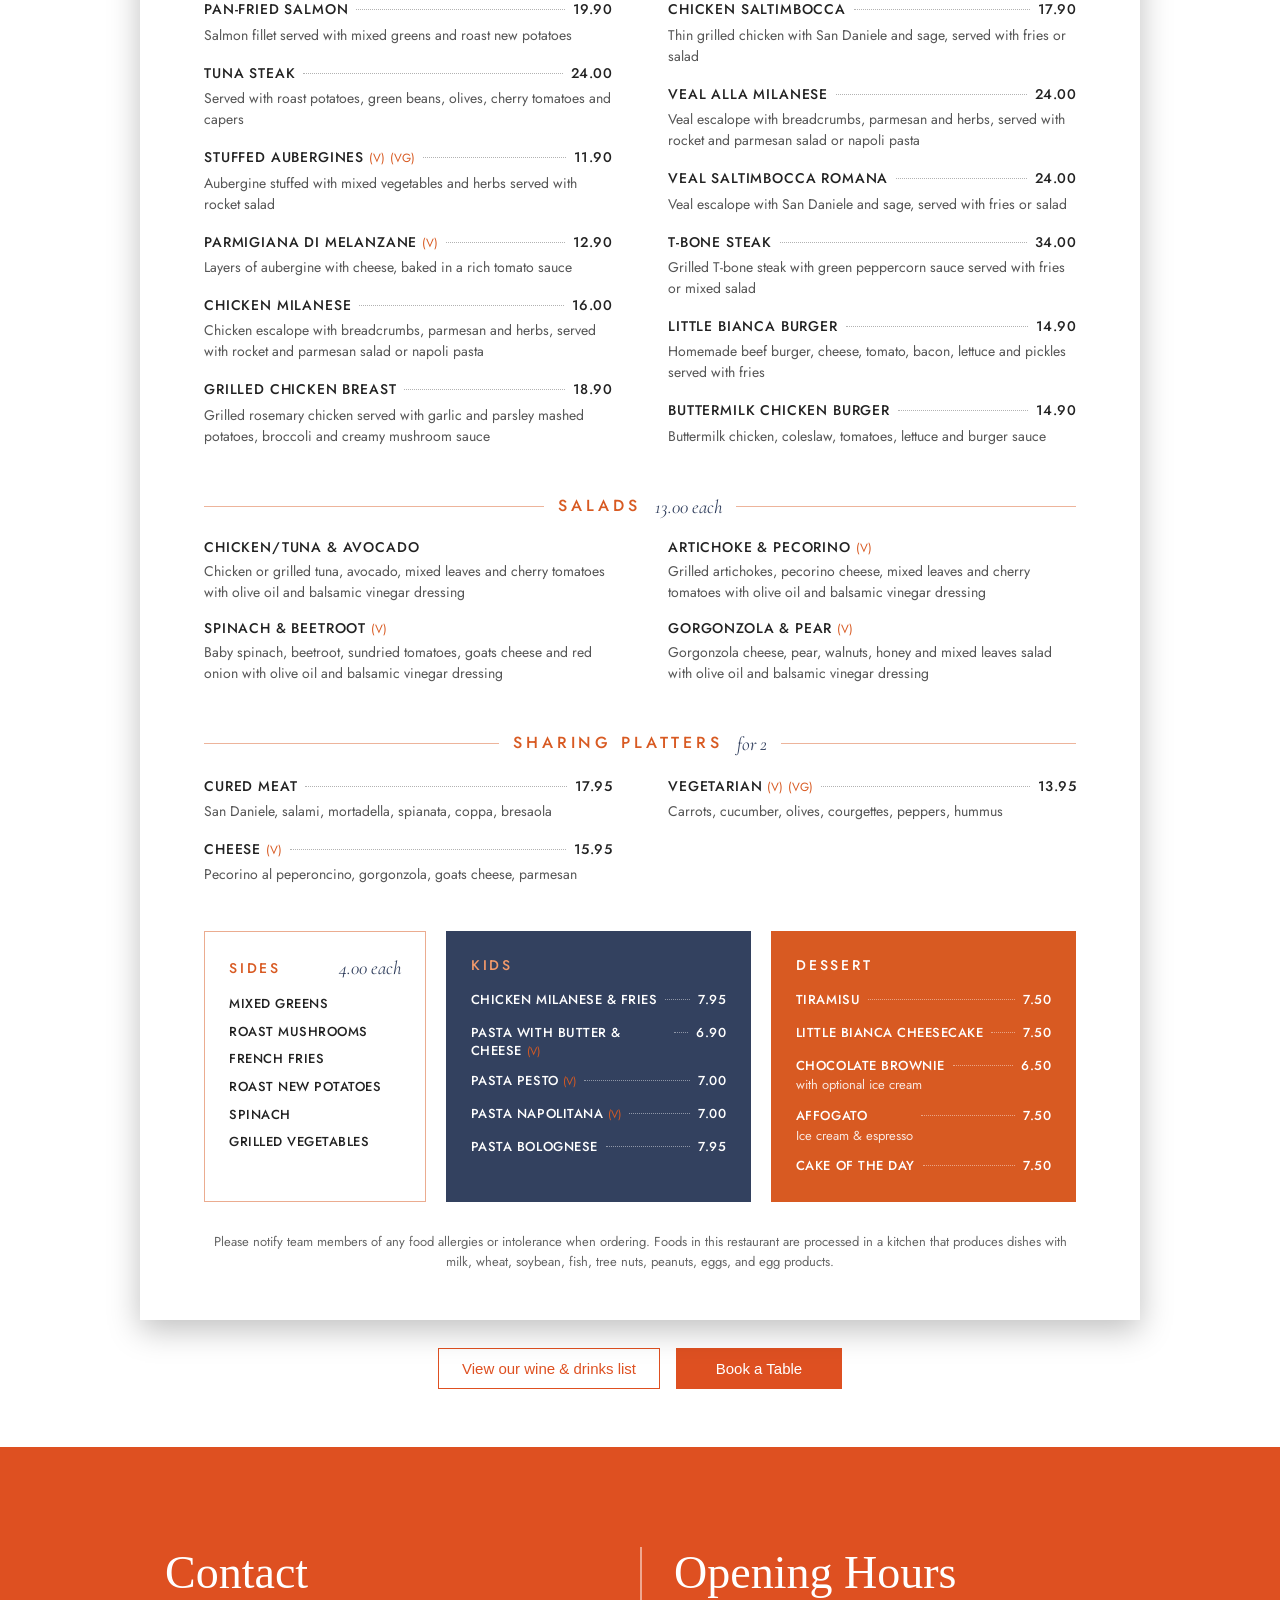
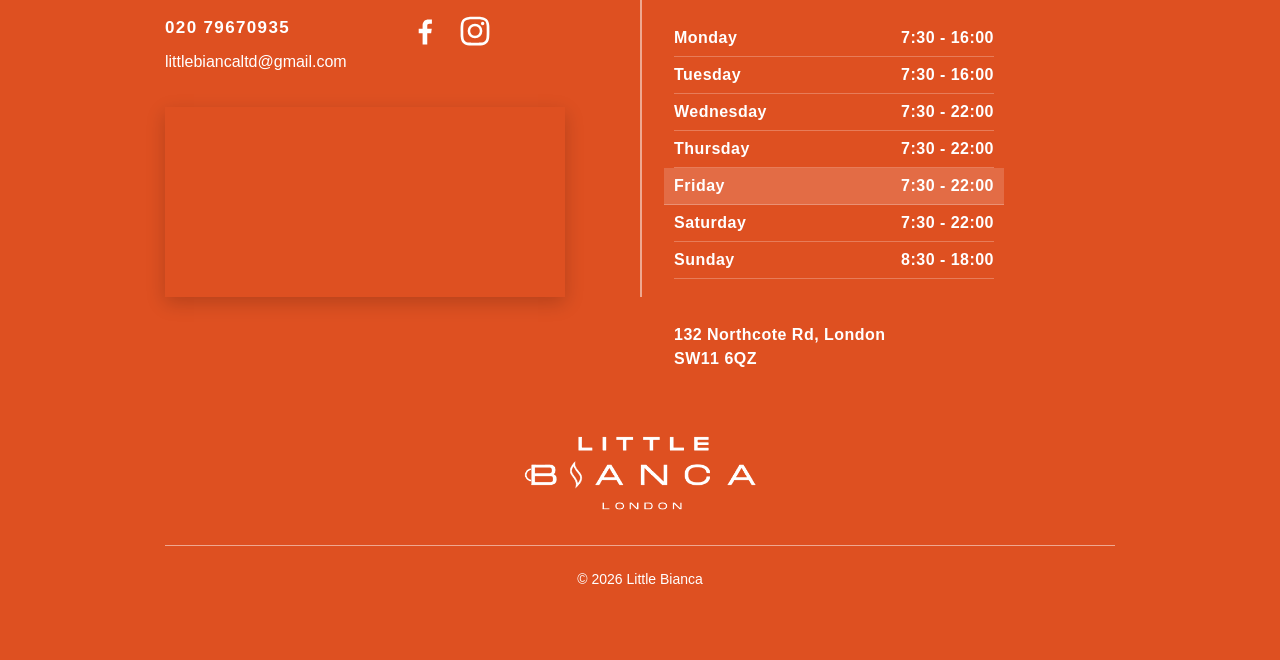
<file: lunch-and-dinner-menu.html>
<!doctype html>
<html lang="en-GB">
<head>
<meta charset="utf-8">
<meta name="viewport" content="width=device-width, initial-scale=1">
<title>Lunch and Dinner Menu | Little Bianca, Italian Brasserie</title>
<meta name="description" content="Lunch and dinner at Little Bianca, an Italian brasserie on Northcote Road, London SW11: starters, pasta, risotto, mains, salads, sharing platters and desserts.">
<meta property="og:type" content="restaurant">
<meta property="og:site_name" content="Little Bianca">
<meta property="og:title" content="Lunch and Dinner Menu | Little Bianca, Italian Brasserie">
<meta property="og:description" content="Lunch and dinner at Little Bianca, an Italian brasserie on Northcote Road, London SW11: starters, pasta, risotto, mains, salads, sharing platters and desserts.">
<meta property="og:url" content="https://littlebianca.co.uk/lunch-and-dinner-menu.html">
<meta property="og:image" content="https://littlebianca.co.uk/img/og-image.jpg">
<meta property="og:image:width" content="1200">
<meta property="og:image:height" content="630">
<meta property="og:image:alt" content="Little Bianca's navy shopfront on Northcote Road">
<meta name="twitter:card" content="summary_large_image">
<link rel="canonical" href="https://littlebianca.co.uk/lunch-and-dinner-menu.html">
<meta name="theme-color" content="#de5021">
<link rel="icon" href="favicon.ico" sizes="16x16 32x32 48x48">
<link rel="icon" type="image/png" sizes="32x32" href="favicon-32.png">
<link rel="icon" type="image/png" sizes="48x48" href="favicon-48.png">
<link rel="apple-touch-icon" href="apple-touch-icon.png">
<link rel="preconnect" href="https://fonts.googleapis.com">
<link rel="preconnect" href="https://fonts.gstatic.com" crossorigin>
<link href="https://fonts.googleapis.com/css2?family=Cormorant+Garamond:ital,wght@0,300;1,400&family=Fira+Mono:wght@400;500&family=Jost:wght@400;500&display=swap" rel="stylesheet">
<link rel="stylesheet" href="styles.css">
</head>
<body>

<header class="site-header">
  <div class="bar">
    <a class="logo" href="index.html" aria-label="Little Bianca London, home"><img src="logo.png" alt="Little Bianca London" width="420" height="136"></a>
    <button class="menu-toggle" aria-expanded="false" aria-controls="nav" aria-label="Open menu"><span></span></button>
    <nav class="nav" id="nav" aria-label="Main">
        <a class="nav-home" href="index.html">Home</a>
        <div class="nav-group nav-left">
          <a href="breakfast-and-brunch-menu.html">Breakfast &amp; Brunch</a>
          <a href="lunch-and-dinner-menu.html" aria-current="page">Lunch &amp; Dinner</a>
        </div>
        <div class="nav-group nav-right">
          <a href="wine-and-drinks.html">Wine &amp; Drinks</a>
          <a class="nav-contact" href="#contact">Contact</a>
          <a class="nav-book" href="https://web.dojo.app/create_booking/vendor/RfG_MzTAGaZJqT2Bpwv100bahvATiVq4m2MwQ22cLEQ_restaurant" target="_blank" rel="noopener">Book a Table</a>
        </div>
    </nav>
  </div>
</header>

<main>
  <section class="menu-page bg bg-fixed">
    <article class="lm" aria-label="Lunch and dinner menu">
      <header class="lm-top">
        <img class="menu-logo" src="menu-logo.png" alt="Little Bianca" width="600" height="190">
        <h2>&Agrave; la Carte</h2>
        <p class="lm-key"><i class="tag">(V)</i> Vegetarian &nbsp;&middot;&nbsp; <i class="tag">(VG)</i> Vegan</p>
      </header>
      <p class="lm-gf"><b>Gluten free</b>options available, please ask a member of staff</p>
      <section class="lm-sec">
        <h3>Starters</h3>
        <ul class="lm-list"><li><p class="lm-row"><b>Olives <i class="tag">(V)</i></b><span class="lm-dots"></span><span class="lm-price">5.00</span></p><small>Marinated olives</small></li><li><p class="lm-row"><b>Garlic Bread</b><span class="lm-dots"></span><span class="lm-price">7.50</span></p></li><li><p class="lm-row"><b>Garlic King Prawns</b><span class="lm-dots"></span><span class="lm-price">10.90</span></p><small>King prawns in white wine, chilli and garlic butter</small></li><li><p class="lm-row"><b>Tricolore Salad <i class="tag">(V)</i></b><span class="lm-dots"></span><span class="lm-price">9.00</span></p><small>Bufala mozzarella, tomato and avocado</small></li><li><p class="lm-row"><b>Mussels Marinara</b><span class="lm-dots"></span><span class="lm-price">12.90</span></p><small>Mussels, cherry tomatoes, basil, parsley, garlic, chilli and white wine</small></li><li><p class="lm-row"><b>Zucchine Fritti <i class="tag">(V)</i></b><span class="lm-dots"></span><span class="lm-price">9.90</span></p><small>Deep fried courgette</small></li><li><p class="lm-row"><b>Classic Bruschetta <i class="tag">(V)</i> <i class="tag">(VG)</i></b><span class="lm-dots"></span><span class="lm-price">7.90</span></p><small>Sourdough toasted bread with fresh tomatoes, garlic and herbs</small></li><li><p class="lm-row"><b>Calamari Fritti</b><span class="lm-dots"></span><span class="lm-price">11.90</span></p><small>Battered deep fried calamari</small></li><li><p class="lm-row"><b>Arancini Siciliana</b><span class="lm-dots"></span><span class="lm-price">7.90</span></p><small>Coated rice ball filled with bovine meat, peas, mozzarella and tomato, served with arrabbiata sauce<br><span class="alt">Vegetarian option:</span> with spinach and mozzarella <i class="tag">(V)</i></small></li><li><p class="lm-row"><b>Burrata &amp; Parma</b><span class="lm-dots"></span><span class="lm-price">12.90</span></p><small>Parma ham, burrata, cherry vine tomatoes</small></li></ul>
      </section>
      <section class="lm-sec">
        <h3>Pasta &amp; Risotto</h3>
        <ul class="lm-list"><li><p class="lm-row"><b>Little Bianca Primavera <i class="tag">(V)</i></b><span class="lm-dots"></span><span class="lm-price">14.90</span></p><small>Mushrooms, courgettes, tomato, cream and herbs</small></li><li><p class="lm-row"><b>Linguine allo Scoglio</b><span class="lm-dots"></span><span class="lm-price">19.50</span></p><small>Linguine with prawns, squid, mussels, cherry tomatoes, garlic and chilli</small></li><li><p class="lm-row"><b>Penne Arrabbiata <i class="tag">(V)</i></b><span class="lm-dots"></span><span class="lm-price">15.90</span></p><small>Penne with fresh tomato sauce, garlic and chilli</small></li><li><p class="lm-row"><b>Tagliatelle Bolognese</b><span class="lm-dots"></span><span class="lm-price">15.90</span></p><small>Fresh tagliatelle with bolognese ragú</small></li><li><p class="lm-row"><b>Spaghetti alla Carbonara</b><span class="lm-dots"></span><span class="lm-price">15.90</span></p><small>Spaghetti pasta in a creamy sauce with pancetta, egg yolk and parmesan</small></li><li><p class="lm-row"><b>Linguine Zucchine e Gamberetti</b><span class="lm-dots"></span><span class="lm-price">16.90</span></p><small>Linguine with king prawns, courgette and a touch of tomato sauce</small></li><li><p class="lm-row"><b>Ravioli di Zucca <i class="tag">(V)</i></b><span class="lm-dots"></span><span class="lm-price">15.90</span></p><small>Pasta filled with pumpkin, in butter and zucchini sauce</small></li><li><p class="lm-row"><b>Beef Lasagna</b><span class="lm-dots"></span><span class="lm-price">15.90</span></p><small>Bolognese style lasagna</small></li><li><p class="lm-row"><b>Spaghetti Aglio Olio e Peperoncino <i class="tag">(V)</i></b><span class="lm-dots"></span><span class="lm-price">14.90</span></p><small>Spaghetti with garlic, chilli and extra virgin olive oil, topped with chopped parsley</small></li><li><p class="lm-row"><b>Risotto Chicken &amp; Mushroom</b><span class="lm-dots"></span><span class="lm-price">16.00</span></p><small>Risotto rice with mushrooms and chicken</small></li><li><p class="lm-row"><b>Risotto ai Frutti di Mare</b><span class="lm-dots"></span><span class="lm-price">19.50</span></p><small>Risotto rice with prawns, squid and mussels, with a touch of tomato sauce, garlic and chilli</small></li><li><p class="lm-row"><b>Risotto ai Quattro Formaggi <i class="tag">(V)</i></b><span class="lm-dots"></span><span class="lm-price">16.00</span></p><small>Risotto rice with 4 cheese sauce</small></li><li><p class="lm-row"><b>Gnocchi ’Nduja &amp; Burrata</b><span class="lm-dots"></span><span class="lm-price">16.90</span></p><small>Potato gnocchi with ’nduja, burrata, tomatoes, garlic and basil</small></li><li><p class="lm-row"><b>Orecchiette with Broccoli &amp; Salmon</b><span class="lm-dots"></span><span class="lm-price">16.90</span></p><small>Orecchiette pasta with garlic cream, basil, salmon and broccoli</small></li><li><p class="lm-row"><b>Rigatoni alla Amatriciana</b><span class="lm-dots"></span><span class="lm-price">15.90</span></p><small>Rigatoni pasta with pancetta or guanciale, red onion, tomato sauce and pecorino cheese</small></li></ul>
      </section>
      <section class="lm-sec">
        <h3>Mains</h3>
        <ul class="lm-list"><li><p class="lm-row"><b>Pan-Fried Sea Bass</b><span class="lm-dots"></span><span class="lm-price">19.00</span></p><small>Sea bass fillet in butter sauce served with sautéed spinach and roast potatoes</small></li><li><p class="lm-row"><b>Pan-Fried Salmon</b><span class="lm-dots"></span><span class="lm-price">19.90</span></p><small>Salmon fillet served with mixed greens and roast new potatoes</small></li><li><p class="lm-row"><b>Tuna Steak</b><span class="lm-dots"></span><span class="lm-price">24.00</span></p><small>Served with roast potatoes, green beans, olives, cherry tomatoes and capers</small></li><li><p class="lm-row"><b>Stuffed Aubergines <i class="tag">(V)</i> <i class="tag">(VG)</i></b><span class="lm-dots"></span><span class="lm-price">11.90</span></p><small>Aubergine stuffed with mixed vegetables and herbs served with rocket salad</small></li><li><p class="lm-row"><b>Parmigiana di Melanzane <i class="tag">(V)</i></b><span class="lm-dots"></span><span class="lm-price">12.90</span></p><small>Layers of aubergine with cheese, baked in a rich tomato sauce</small></li><li><p class="lm-row"><b>Chicken Milanese</b><span class="lm-dots"></span><span class="lm-price">16.00</span></p><small>Chicken escalope with breadcrumbs, parmesan and herbs, served with rocket and parmesan salad or napoli pasta</small></li><li><p class="lm-row"><b>Grilled Chicken Breast</b><span class="lm-dots"></span><span class="lm-price">18.90</span></p><small>Grilled rosemary chicken served with garlic and parsley mashed potatoes, broccoli and creamy mushroom sauce</small></li><li><p class="lm-row"><b>Chicken Parmigiana</b><span class="lm-dots"></span><span class="lm-price">16.00</span></p><small>Chicken breast topped with mozzarella and aubergine, baked in a rich tomato sauce served with rocket and parmesan salad</small></li><li><p class="lm-row"><b>Chicken Saltimbocca</b><span class="lm-dots"></span><span class="lm-price">17.90</span></p><small>Thin grilled chicken with San Daniele and sage, served with fries or salad</small></li><li><p class="lm-row"><b>Veal alla Milanese</b><span class="lm-dots"></span><span class="lm-price">24.00</span></p><small>Veal escalope with breadcrumbs, parmesan and herbs, served with rocket and parmesan salad or napoli pasta</small></li><li><p class="lm-row"><b>Veal Saltimbocca Romana</b><span class="lm-dots"></span><span class="lm-price">24.00</span></p><small>Veal escalope with San Daniele and sage, served with fries or salad</small></li><li><p class="lm-row"><b>T-Bone Steak</b><span class="lm-dots"></span><span class="lm-price">34.00</span></p><small>Grilled T-bone steak with green peppercorn sauce served with fries or mixed salad</small></li><li><p class="lm-row"><b>Little Bianca Burger</b><span class="lm-dots"></span><span class="lm-price">14.90</span></p><small>Homemade beef burger, cheese, tomato, bacon, lettuce and pickles served with fries</small></li><li><p class="lm-row"><b>Buttermilk Chicken Burger</b><span class="lm-dots"></span><span class="lm-price">14.90</span></p><small>Buttermilk chicken, coleslaw, tomatoes, lettuce and burger sauce</small></li></ul>
      </section>
      <section class="lm-sec">
        <h3>Salads <span class="lm-each">13.00 each</span></h3>
        <ul class="lm-list"><li><p class="lm-row"><b>Chicken/Tuna &amp; Avocado</b></p><small>Chicken or grilled tuna, avocado, mixed leaves and cherry tomatoes with olive oil and balsamic vinegar dressing</small></li><li><p class="lm-row"><b>Spinach &amp; Beetroot <i class="tag">(V)</i></b></p><small>Baby spinach, beetroot, sundried tomatoes, goats cheese and red onion with olive oil and balsamic vinegar dressing</small></li><li><p class="lm-row"><b>Artichoke &amp; Pecorino <i class="tag">(V)</i></b></p><small>Grilled artichokes, pecorino cheese, mixed leaves and cherry tomatoes with olive oil and balsamic vinegar dressing</small></li><li><p class="lm-row"><b>Gorgonzola &amp; Pear <i class="tag">(V)</i></b></p><small>Gorgonzola cheese, pear, walnuts, honey and mixed leaves salad with olive oil and balsamic vinegar dressing</small></li></ul>
      </section>
      <section class="lm-sec">
        <h3>Sharing Platters <span class="lm-each">for 2</span></h3>
        <ul class="lm-list"><li><p class="lm-row"><b>Cured Meat</b><span class="lm-dots"></span><span class="lm-price">17.95</span></p><small>San Daniele, salami, mortadella, spianata, coppa, bresaola</small></li><li><p class="lm-row"><b>Cheese <i class="tag">(V)</i></b><span class="lm-dots"></span><span class="lm-price">15.95</span></p><small>Pecorino al peperoncino, gorgonzola, goats cheese, parmesan</small></li><li><p class="lm-row"><b>Vegetarian <i class="tag">(V)</i> <i class="tag">(VG)</i></b><span class="lm-dots"></span><span class="lm-price">13.95</span></p><small>Carrots, cucumber, olives, courgettes, peppers, hummus</small></li></ul>
      </section>
      <div class="lm-extras">
        <section class="lm-box">
          <h3>Sides <span class="lm-each">4.00 each</span></h3>
          <ul class="lm-list one plain"><li><p class="lm-row"><b>Mixed greens</b></p></li><li><p class="lm-row"><b>Roast mushrooms</b></p></li><li><p class="lm-row"><b>French fries</b></p></li><li><p class="lm-row"><b>Roast new potatoes</b></p></li><li><p class="lm-row"><b>Spinach</b></p></li><li><p class="lm-row"><b>Grilled vegetables</b></p></li></ul>
        </section>
        <section class="lm-box navy">
          <h3>Kids</h3>
          <ul class="lm-list one"><li><p class="lm-row"><b>Chicken Milanese &amp; Fries</b><span class="lm-dots"></span><span class="lm-price">7.95</span></p></li><li><p class="lm-row"><b>Pasta with Butter &amp; Cheese <i class="tag">(V)</i></b><span class="lm-dots"></span><span class="lm-price">6.90</span></p></li><li><p class="lm-row"><b>Pasta Pesto <i class="tag">(V)</i></b><span class="lm-dots"></span><span class="lm-price">7.00</span></p></li><li><p class="lm-row"><b>Pasta Napolitana <i class="tag">(V)</i></b><span class="lm-dots"></span><span class="lm-price">7.00</span></p></li><li><p class="lm-row"><b>Pasta Bolognese</b><span class="lm-dots"></span><span class="lm-price">7.95</span></p></li></ul>
        </section>
        <section class="lm-box orange">
          <h3>Dessert</h3>
          <ul class="lm-list one"><li><p class="lm-row"><b>Tiramisu</b><span class="lm-dots"></span><span class="lm-price">7.50</span></p></li><li><p class="lm-row"><b>Little Bianca Cheesecake</b><span class="lm-dots"></span><span class="lm-price">7.50</span></p></li><li><p class="lm-row"><b>Chocolate Brownie <span class="note">with optional ice cream</span></b><span class="lm-dots"></span><span class="lm-price">6.50</span></p></li><li><p class="lm-row"><b>Affogato <span class="note">Ice cream &amp; espresso</span></b><span class="lm-dots"></span><span class="lm-price">7.50</span></p></li><li><p class="lm-row"><b>Cake of the Day</b><span class="lm-dots"></span><span class="lm-price">7.50</span></p></li></ul>
        </section>
      </div>
      <p class="lm-small">Please notify team members of any food allergies or intolerance when ordering. Foods in this restaurant are processed in a kitchen that produces dishes with milk, wheat, soybean, fish, tree nuts, peanuts, eggs, and egg products.</p>
    </article>

    <div class="menu-actions"><a class="btn btn-line" href="wine-and-drinks.html">View our wine &amp; drinks list</a><a class="btn" href="https://web.dojo.app/create_booking/vendor/RfG_MzTAGaZJqT2Bpwv100bahvATiVq4m2MwQ22cLEQ_restaurant" target="_blank" rel="noopener">Book a Table</a></div>
  </section>
</main>

<footer class="site-footer" id="contact">
  <div class="inner">
    <div class="contact">
      <h2>Contact</h2>
      <div class="lines">
        <a class="phone" href="tel:+442079670935">020 79670935</a>
        <a class="email" href="mailto:littlebiancaltd@gmail.com">littlebiancaltd@gmail.com</a>
      </div>
      <div class="social">
          <a href="https://www.facebook.com/people/Little-Bianca-London/61583657639526/" target="_blank" rel="noopener" aria-label="Facebook"><svg viewBox="0 0 24 24" aria-hidden="true"><path d="M13.5 21v-7.5h2.6l.4-3h-3V8.6c0-.9.3-1.5 1.5-1.5h1.6V4.4c-.3 0-1.2-.1-2.3-.1-2.3 0-3.9 1.4-3.9 4V10.5H7.8v3h2.6V21z"/></svg></a>
          <a href="https://www.instagram.com/littlebiancalondon/" target="_blank" rel="noopener" aria-label="Instagram"><svg viewBox="0 0 24 24" aria-hidden="true"><path d="M12 4.2c2.5 0 2.8 0 3.8.1 2.6.1 3.8 1.3 3.9 3.9.1 1 .1 1.3.1 3.8s0 2.8-.1 3.8c-.1 2.6-1.3 3.8-3.9 3.9-1 .1-1.3.1-3.8.1s-2.8 0-3.8-.1c-2.6-.1-3.8-1.3-3.9-3.9-.1-1-.1-1.3-.1-3.8s0-2.8.1-3.8C4.4 5.6 5.6 4.4 8.2 4.3c1-.1 1.3-.1 3.8-.1zM12 2.5c-2.6 0-2.9 0-3.9.1-3.5.2-5.4 2.1-5.6 5.6-.1 1-.1 1.3-.1 3.9s0 2.9.1 3.9c.2 3.5 2.1 5.4 5.6 5.6 1 .1 1.3.1 3.9.1s2.9 0 3.9-.1c3.5-.2 5.4-2.1 5.6-5.6.1-1 .1-1.3.1-3.9s0-2.9-.1-3.9c-.2-3.5-2.1-5.4-5.6-5.6-1-.1-1.3-.1-3.9-.1zm0 4.6a4.9 4.9 0 1 0 0 9.8 4.9 4.9 0 0 0 0-9.8zm0 8.1a3.2 3.2 0 1 1 0-6.4 3.2 3.2 0 0 1 0 6.4zm5.1-9.4a1.1 1.1 0 1 0 0 2.3 1.1 1.1 0 0 0 0-2.3z"/></svg></a>
      </div>
      <iframe class="map" title="Map showing Little Bianca, 132 Northcote Rd, London SW11 6QZ" src="https://www.google.com/maps?q=Little+Bianca,+132+Northcote+Rd,+London+SW11+6QZ&amp;z=17&amp;output=embed" loading="lazy" referrerpolicy="no-referrer-when-downgrade"></iframe>
    </div>
    <div class="hours-block">
      <h2>Opening Hours</h2>
      <ul class="hours">
          <li data-day="1"><span>Monday</span> <span>7:30 - 16:00</span></li>
          <li data-day="2"><span>Tuesday</span> <span>7:30 - 16:00</span></li>
          <li data-day="3"><span>Wednesday</span> <span>7:30 - 22:00</span></li>
          <li data-day="4"><span>Thursday</span> <span>7:30 - 22:00</span></li>
          <li data-day="5"><span>Friday</span> <span>7:30 - 22:00</span></li>
          <li data-day="6"><span>Saturday</span> <span>7:30 - 22:00</span></li>
          <li data-day="0"><span>Sunday</span> <span>8:30 - 18:00</span></li>
      </ul>
    </div>
    <address class="address"><a href="https://www.google.com/maps/search/?api=1&amp;query=Little+Bianca+132+Northcote+Rd+London+SW11+6QZ" target="_blank" rel="noopener">132 Northcote Rd, London<br>SW11 6QZ</a></address>
  </div>
  <a class="footer-logo" href="index.html" aria-label="Little Bianca London, home"><img src="logo.png" alt="Little Bianca London" width="420" height="136" loading="lazy"></a>
  <p class="copyright">&copy; <span class="year">2026</span> Little Bianca</p>
</footer>

<script>
const toggle = document.querySelector('.menu-toggle');
const nav = document.getElementById('nav');
toggle.addEventListener('click', () => toggle.setAttribute('aria-expanded', nav.classList.toggle('open')));
nav.querySelectorAll('a').forEach(a => a.addEventListener('click', () => {
  nav.classList.remove('open');
  toggle.setAttribute('aria-expanded', 'false');
}));
try {
  const day = ['Sun', 'Mon', 'Tue', 'Wed', 'Thu', 'Fri', 'Sat'].indexOf(
    new Intl.DateTimeFormat('en-GB', { timeZone: 'Europe/London', weekday: 'short' }).format(new Date()));
  document.querySelector('.hours [data-day="' + day + '"]').classList.add('today');
} catch (e) {}
document.querySelector('.year').textContent = new Date().getFullYear();
</script>
</body>
</html>
</file>
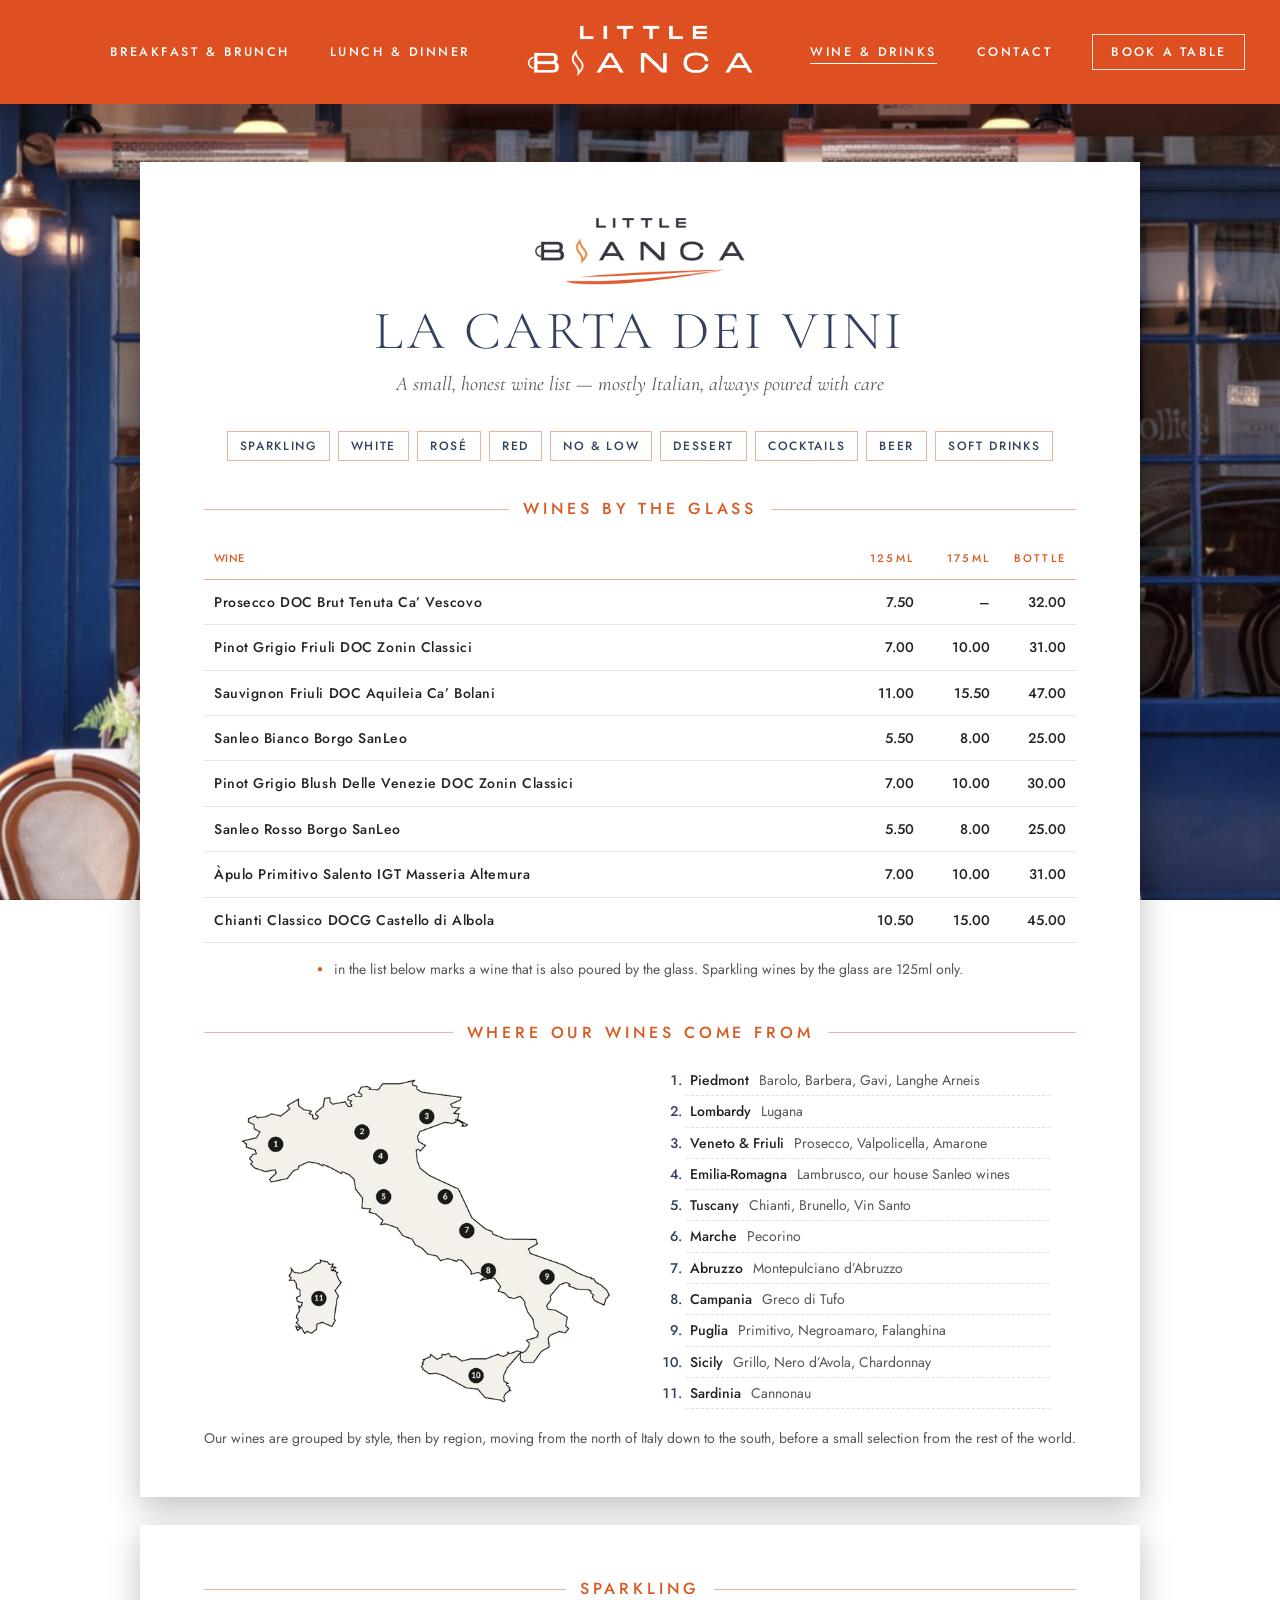
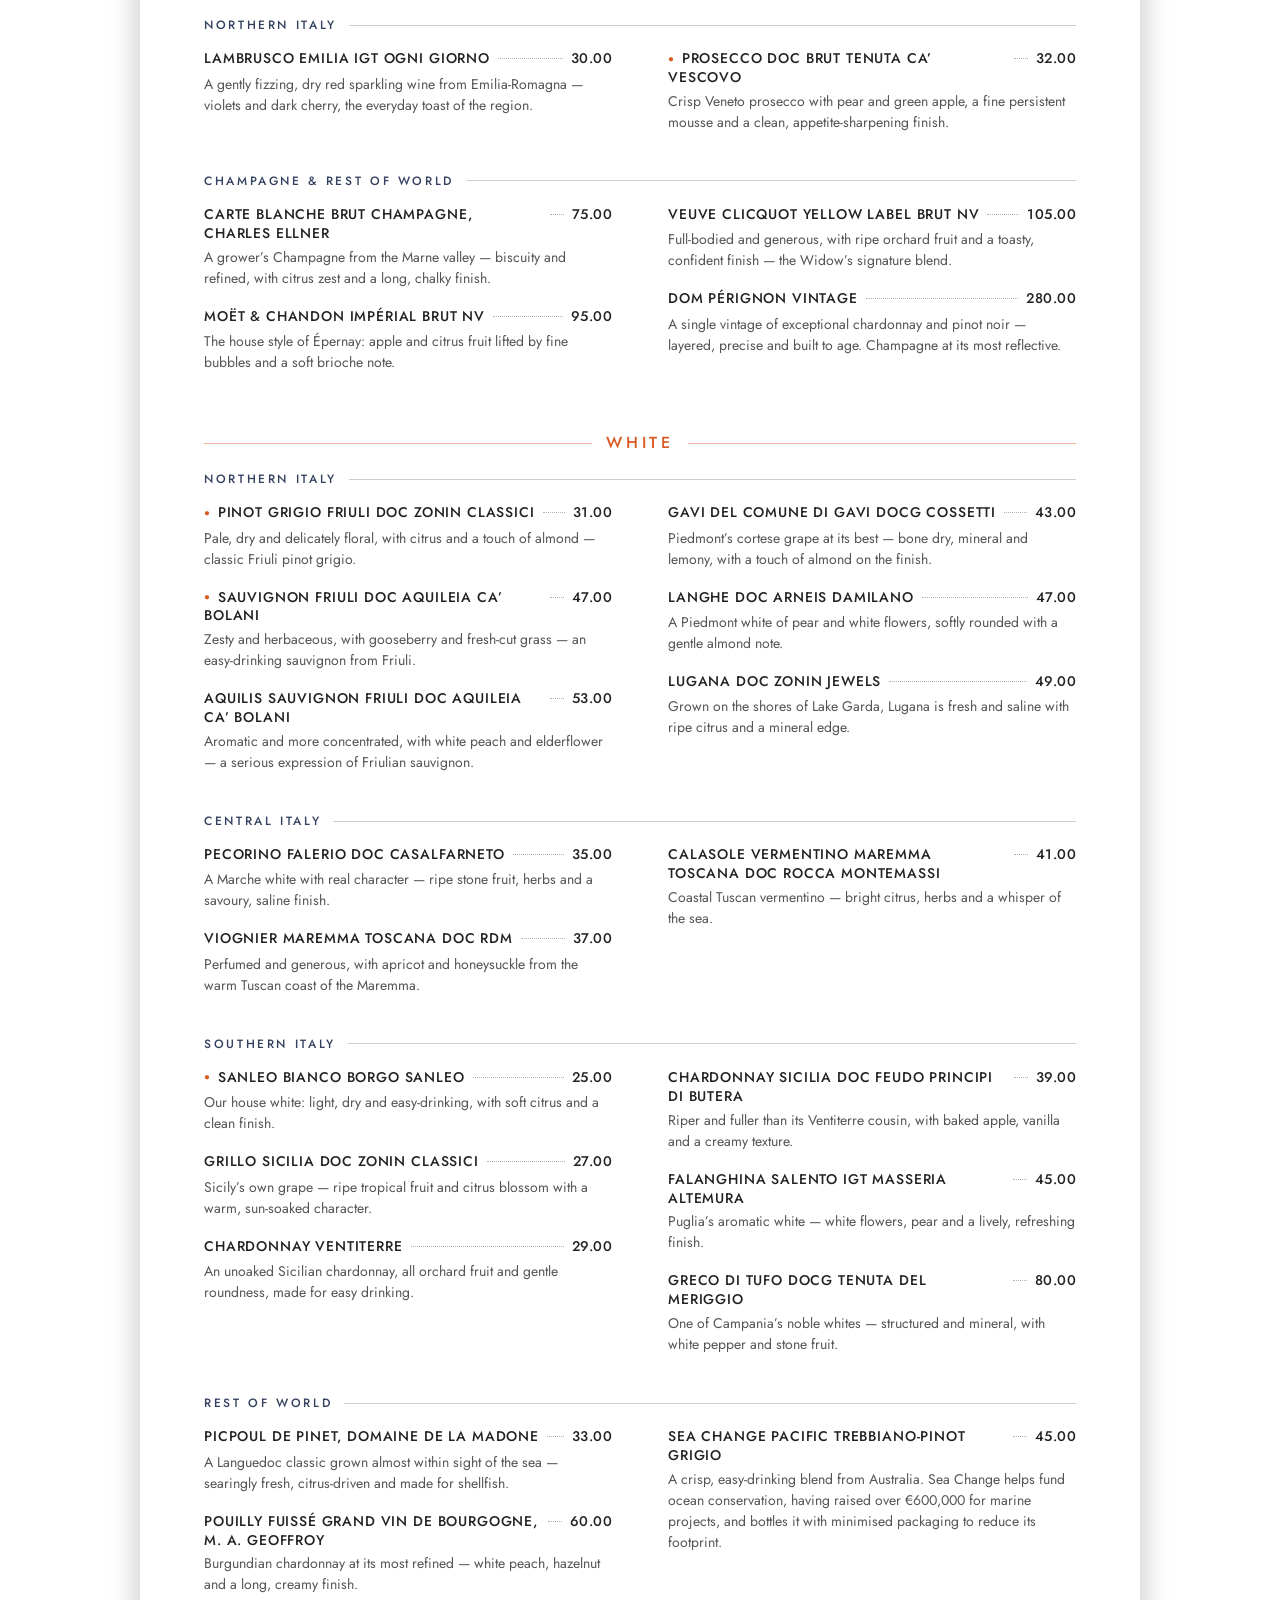
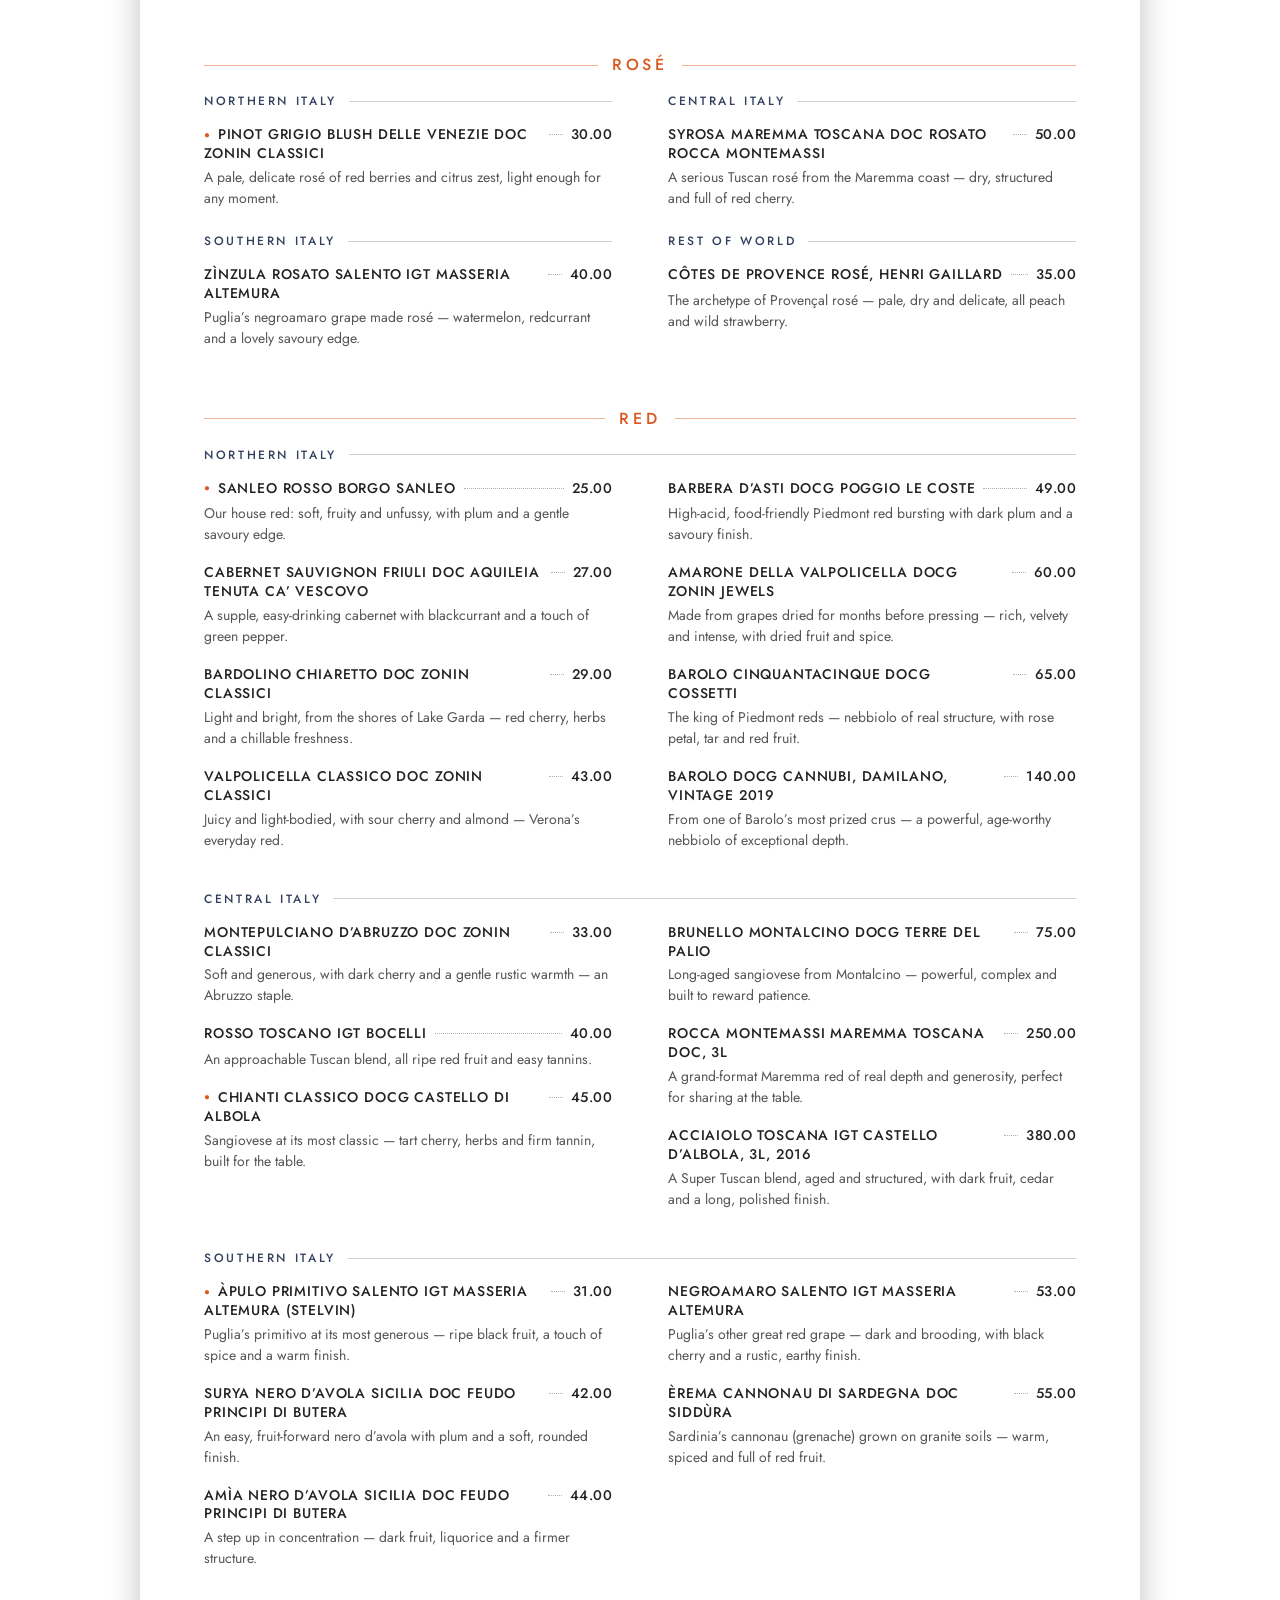
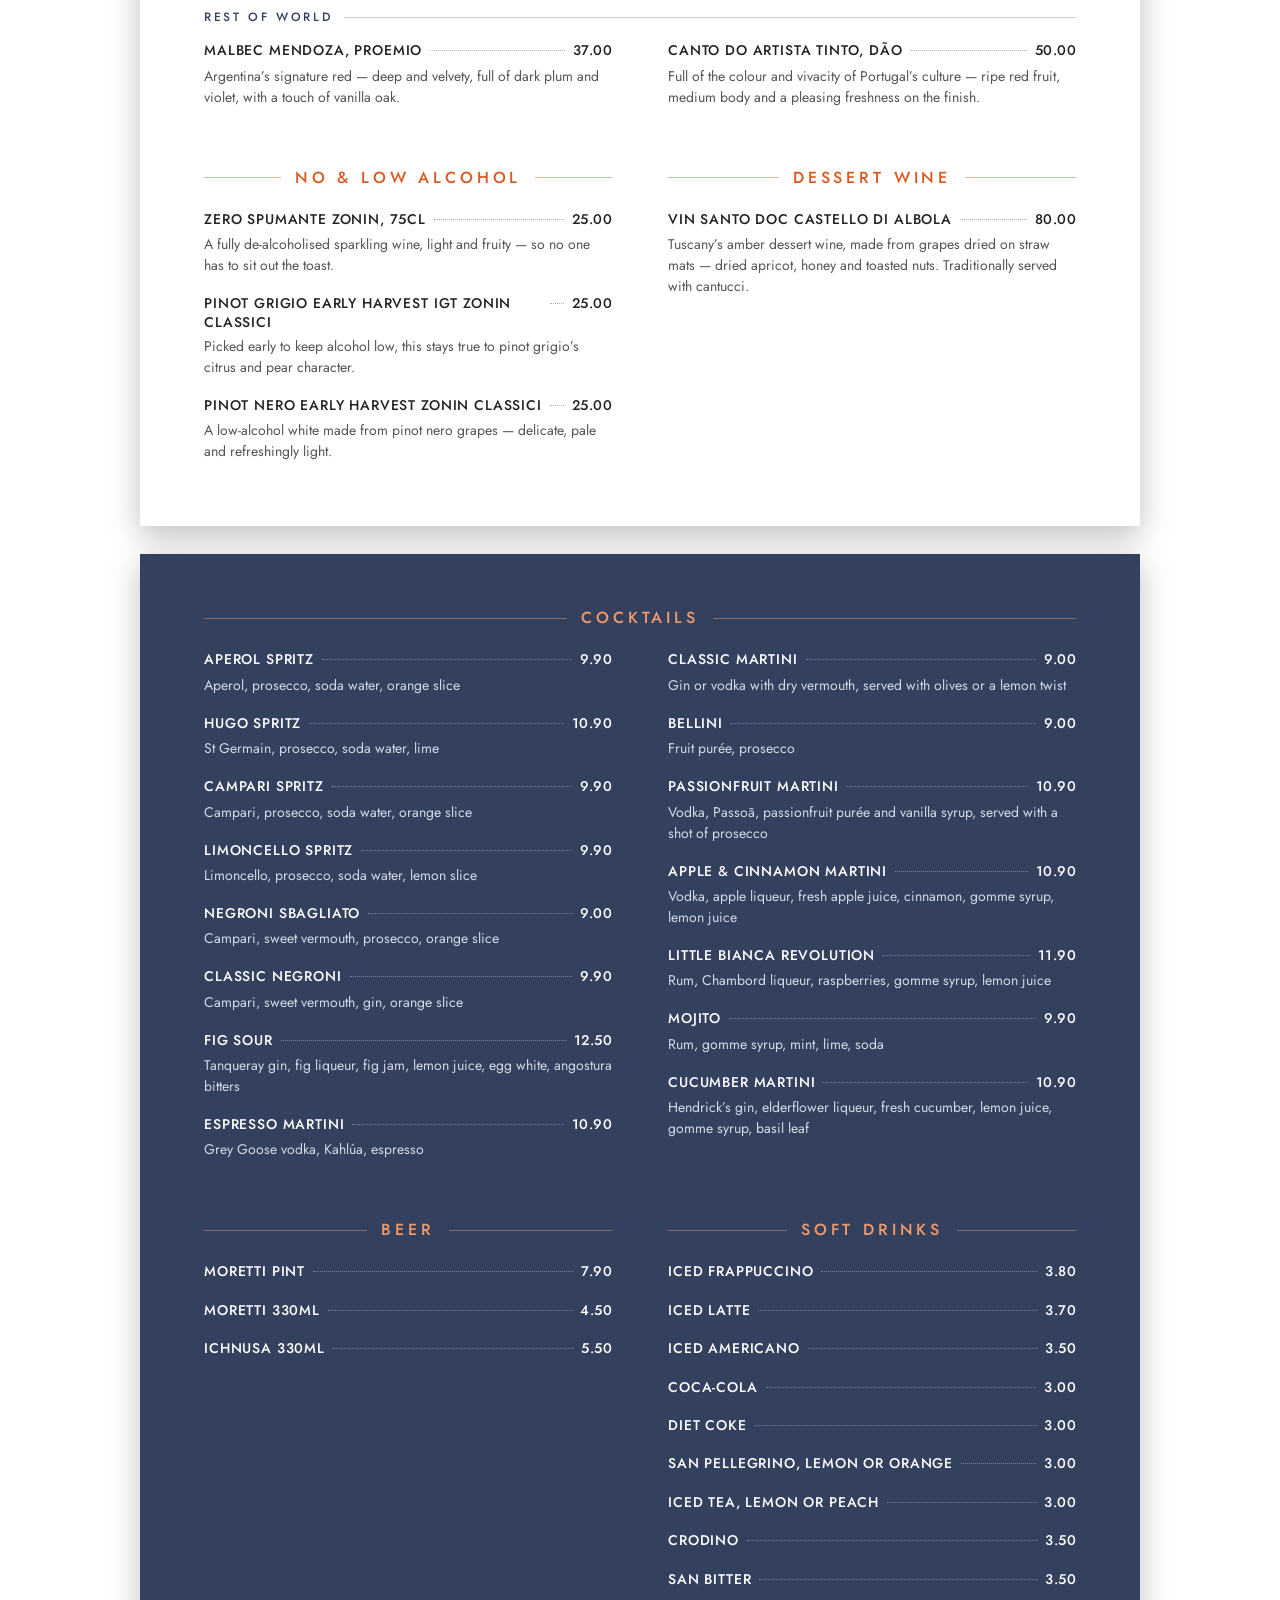
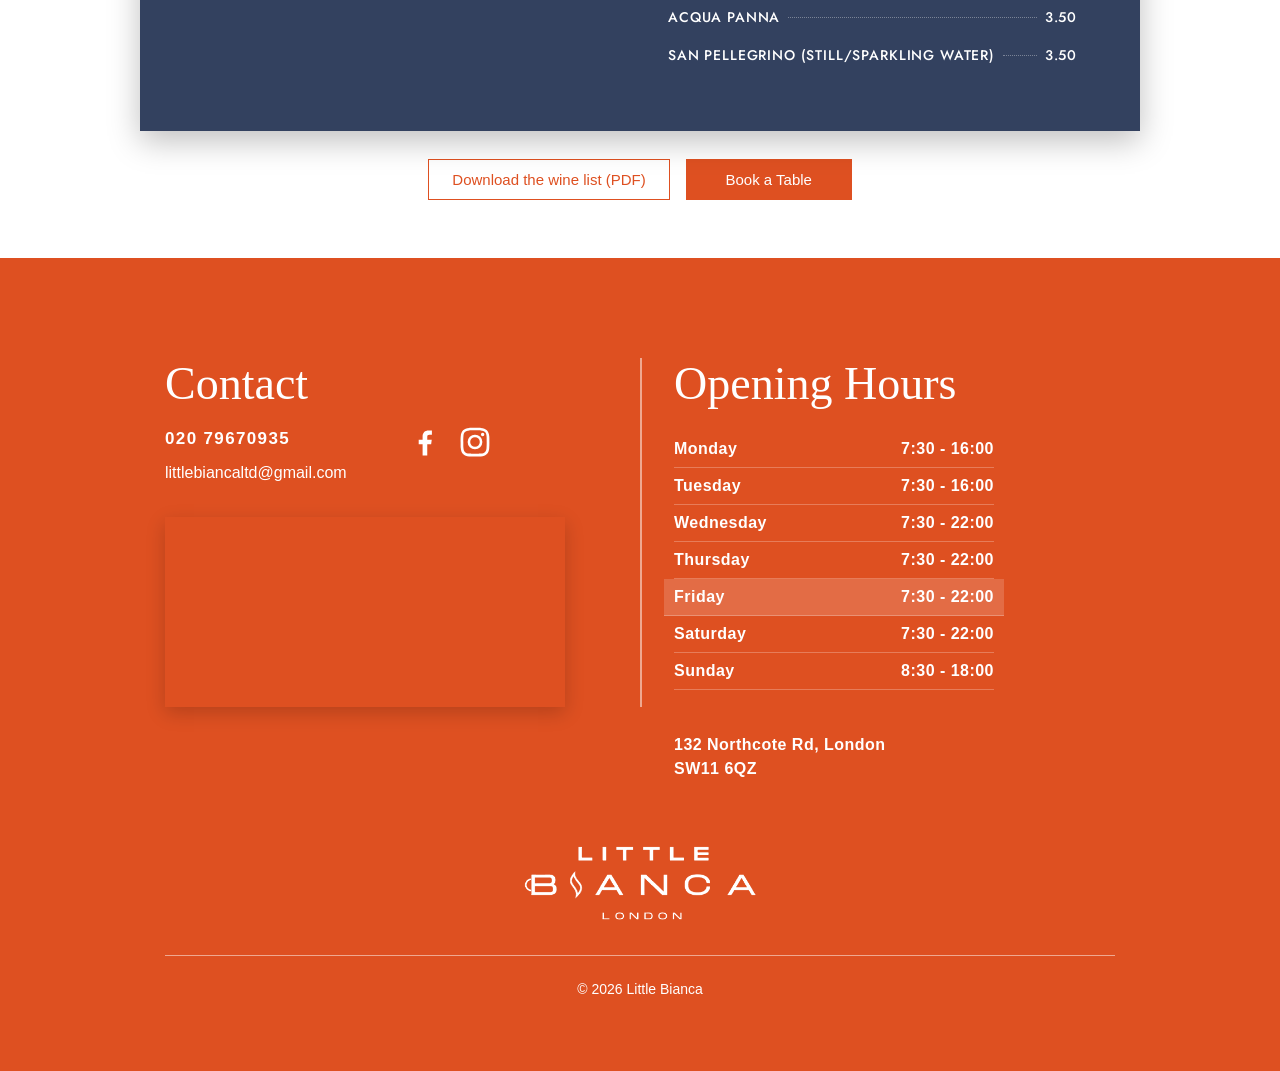
<file: wine-and-drinks.html>
<!doctype html>
<html lang="en-GB">
<head>
<meta charset="utf-8">
<meta name="viewport" content="width=device-width, initial-scale=1">
<title>Wine and Drinks List | Little Bianca, Italian Brasserie</title>
<meta name="description" content="The wine list at Little Bianca, an Italian brasserie on Northcote Road, London SW11: mostly Italian wines by the glass and bottle, from Prosecco to Barolo, plus cocktails, beer and soft drinks.">
<meta property="og:type" content="restaurant">
<meta property="og:site_name" content="Little Bianca">
<meta property="og:title" content="Wine and Drinks List | Little Bianca, Italian Brasserie">
<meta property="og:description" content="The wine list at Little Bianca, an Italian brasserie on Northcote Road, London SW11: mostly Italian wines by the glass and bottle, from Prosecco to Barolo, plus cocktails, beer and soft drinks.">
<meta property="og:url" content="https://littlebianca.co.uk/wine-and-drinks.html">
<meta property="og:image" content="https://littlebianca.co.uk/img/og-image.jpg">
<meta property="og:image:width" content="1200">
<meta property="og:image:height" content="630">
<meta property="og:image:alt" content="Little Bianca's navy shopfront on Northcote Road">
<meta name="twitter:card" content="summary_large_image">
<link rel="canonical" href="https://littlebianca.co.uk/wine-and-drinks.html">
<meta name="theme-color" content="#de5021">
<link rel="icon" href="favicon.ico" sizes="16x16 32x32 48x48">
<link rel="icon" type="image/png" sizes="32x32" href="favicon-32.png">
<link rel="icon" type="image/png" sizes="48x48" href="favicon-48.png">
<link rel="apple-touch-icon" href="apple-touch-icon.png">
<link rel="preconnect" href="https://fonts.googleapis.com">
<link rel="preconnect" href="https://fonts.gstatic.com" crossorigin>
<link href="https://fonts.googleapis.com/css2?family=Cormorant+Garamond:ital,wght@0,300;1,400&family=Fira+Mono:wght@400;500&family=Jost:wght@400;500&display=swap" rel="stylesheet">
<link rel="stylesheet" href="styles.css">
</head>
<body>

<header class="site-header">
  <div class="bar">
    <a class="logo" href="index.html" aria-label="Little Bianca London, home"><img src="logo.png" alt="Little Bianca London" width="420" height="136"></a>
    <button class="menu-toggle" aria-expanded="false" aria-controls="nav" aria-label="Open menu"><span></span></button>
    <nav class="nav" id="nav" aria-label="Main">
        <a class="nav-home" href="index.html">Home</a>
        <div class="nav-group nav-left">
          <a href="breakfast-and-brunch-menu.html">Breakfast &amp; Brunch</a>
          <a href="lunch-and-dinner-menu.html">Lunch &amp; Dinner</a>
        </div>
        <div class="nav-group nav-right">
          <a href="wine-and-drinks.html" aria-current="page">Wine &amp; Drinks</a>
          <a class="nav-contact" href="#contact">Contact</a>
          <a class="nav-book" href="https://web.dojo.app/create_booking/vendor/RfG_MzTAGaZJqT2Bpwv100bahvATiVq4m2MwQ22cLEQ_restaurant" target="_blank" rel="noopener">Book a Table</a>
        </div>
    </nav>
  </div>
</header>

<main>
  <section class="menu-page bg bg-fixed">
    <article class="lm wl" aria-label="Wine list introduction">
      <header class="lm-top">
        <img class="menu-logo" src="menu-logo.png" alt="Little Bianca" width="600" height="190">
        <h2>La Carta dei Vini</h2>
        <p class="wl-tag">A small, honest wine list &mdash; mostly Italian, always poured with care</p>
      </header>
      <nav class="wl-jump" aria-label="Jump to a section"><a href="#sparkling">Sparkling</a><a href="#white">White</a><a href="#rose">Ros&eacute;</a><a href="#red">Red</a><a href="#no-low">No &amp; Low</a><a href="#dessert">Dessert</a><a href="#cocktails">Cocktails</a><a href="#beer">Beer</a><a href="#soft-drinks">Soft Drinks</a></nav>
      <section class="lm-sec wl-glass">
        <h3>Wines by the glass</h3>
        <div class="wl-table-wrap">
          <table class="wl-table">
            <thead><tr><th scope="col">Wine</th><th scope="col">125ml</th><th scope="col">175ml</th><th scope="col">Bottle</th></tr></thead>
            <tbody><tr><th scope="row">Prosecco DOC Brut Tenuta Ca’ Vescovo</th><td>7.50</td><td>&ndash;</td><td>32.00</td></tr><tr><th scope="row">Pinot Grigio Friuli DOC Zonin Classici</th><td>7.00</td><td>10.00</td><td>31.00</td></tr><tr><th scope="row">Sauvignon Friuli DOC Aquileia Ca’ Bolani</th><td>11.00</td><td>15.50</td><td>47.00</td></tr><tr><th scope="row">Sanleo Bianco Borgo SanLeo</th><td>5.50</td><td>8.00</td><td>25.00</td></tr><tr><th scope="row">Pinot Grigio Blush Delle Venezie DOC Zonin Classici</th><td>7.00</td><td>10.00</td><td>30.00</td></tr><tr><th scope="row">Sanleo Rosso Borgo SanLeo</th><td>5.50</td><td>8.00</td><td>25.00</td></tr><tr><th scope="row">Àpulo Primitivo Salento IGT Masseria Altemura</th><td>7.00</td><td>10.00</td><td>31.00</td></tr><tr><th scope="row">Chianti Classico DOCG Castello di Albola</th><td>10.50</td><td>15.00</td><td>45.00</td></tr></tbody>
          </table>
        </div>
        <p class="wl-note"><i class="wl-dot">&#9679;</i> in the list below marks a wine that is also poured by the glass. Sparkling wines by the glass are 125ml only.</p>
      </section>
      <section class="lm-sec wl-map">
        <h3>Where our wines come from</h3>
        <div class="wl-map-grid">
          <img src="img/italy-wine-map.png" alt="Map of Italy numbering the eleven regions our wines come from" width="560" height="501" loading="lazy">
          <ol class="wl-regions"><li><b>Piedmont</b> Barolo, Barbera, Gavi, Langhe Arneis</li><li><b>Lombardy</b> Lugana</li><li><b>Veneto &amp; Friuli</b> Prosecco, Valpolicella, Amarone</li><li><b>Emilia-Romagna</b> Lambrusco, our house Sanleo wines</li><li><b>Tuscany</b> Chianti, Brunello, Vin Santo</li><li><b>Marche</b> Pecorino</li><li><b>Abruzzo</b> Montepulciano d’Abruzzo</li><li><b>Campania</b> Greco di Tufo</li><li><b>Puglia</b> Primitivo, Negroamaro, Falanghina</li><li><b>Sicily</b> Grillo, Nero d’Avola, Chardonnay</li><li><b>Sardinia</b> Cannonau</li></ol>
        </div>
        <p class="wl-intro">Our wines are grouped by style, then by region, moving from the north of Italy down to the south, before a small selection from the rest of the world.</p>
      </section>
    </article>

    <article class="lm wl" aria-label="Wine list">
      <section class="lm-sec wl-sec" id="sparkling"><h3>Sparkling</h3><h4 class="wl-region">Northern Italy</h4><ul class="lm-list"><li><p class="lm-row"><b>Lambrusco Emilia IGT Ogni Giorno</b><span class="lm-dots"></span><span class="lm-price">30.00</span></p><small>A gently fizzing, dry red sparkling wine from Emilia-Romagna — violets and dark cherry, the everyday toast of the region.</small></li><li><p class="lm-row"><b><i class="wl-dot" title="Also by the glass">&#9679;</i>Prosecco DOC Brut Tenuta Ca’ Vescovo</b><span class="lm-dots"></span><span class="lm-price">32.00</span></p><small>Crisp Veneto prosecco with pear and green apple, a fine persistent mousse and a clean, appetite-sharpening finish.</small></li></ul><h4 class="wl-region">Champagne &amp; Rest Of World</h4><ul class="lm-list"><li><p class="lm-row"><b>Carte Blanche Brut Champagne, Charles Ellner</b><span class="lm-dots"></span><span class="lm-price">75.00</span></p><small>A grower’s Champagne from the Marne valley — biscuity and refined, with citrus zest and a long, chalky finish.</small></li><li><p class="lm-row"><b>Moët &amp; Chandon Impérial Brut NV</b><span class="lm-dots"></span><span class="lm-price">95.00</span></p><small>The house style of Épernay: apple and citrus fruit lifted by fine bubbles and a soft brioche note.</small></li><li><p class="lm-row"><b>Veuve Clicquot Yellow Label Brut NV</b><span class="lm-dots"></span><span class="lm-price">105.00</span></p><small>Full-bodied and generous, with ripe orchard fruit and a toasty, confident finish — the Widow’s signature blend.</small></li><li><p class="lm-row"><b>Dom Pérignon Vintage</b><span class="lm-dots"></span><span class="lm-price">280.00</span></p><small>A single vintage of exceptional chardonnay and pinot noir — layered, precise and built to age. Champagne at its most reflective.</small></li></ul></section>
      <section class="lm-sec wl-sec" id="white"><h3>White</h3><h4 class="wl-region">Northern Italy</h4><ul class="lm-list"><li><p class="lm-row"><b><i class="wl-dot" title="Also by the glass">&#9679;</i>Pinot Grigio Friuli DOC Zonin Classici</b><span class="lm-dots"></span><span class="lm-price">31.00</span></p><small>Pale, dry and delicately floral, with citrus and a touch of almond — classic Friuli pinot grigio.</small></li><li><p class="lm-row"><b><i class="wl-dot" title="Also by the glass">&#9679;</i>Sauvignon Friuli DOC Aquileia Ca’ Bolani</b><span class="lm-dots"></span><span class="lm-price">47.00</span></p><small>Zesty and herbaceous, with gooseberry and fresh-cut grass — an easy-drinking sauvignon from Friuli.</small></li><li><p class="lm-row"><b>Aquilis Sauvignon Friuli DOC Aquileia Ca’ Bolani</b><span class="lm-dots"></span><span class="lm-price">53.00</span></p><small>Aromatic and more concentrated, with white peach and elderflower — a serious expression of Friulian sauvignon.</small></li><li><p class="lm-row"><b>Gavi del Comune di Gavi DOCG Cossetti</b><span class="lm-dots"></span><span class="lm-price">43.00</span></p><small>Piedmont’s cortese grape at its best — bone dry, mineral and lemony, with a touch of almond on the finish.</small></li><li><p class="lm-row"><b>Langhe DOC Arneis Damilano</b><span class="lm-dots"></span><span class="lm-price">47.00</span></p><small>A Piedmont white of pear and white flowers, softly rounded with a gentle almond note.</small></li><li><p class="lm-row"><b>Lugana DOC Zonin Jewels</b><span class="lm-dots"></span><span class="lm-price">49.00</span></p><small>Grown on the shores of Lake Garda, Lugana is fresh and saline with ripe citrus and a mineral edge.</small></li></ul><h4 class="wl-region">Central Italy</h4><ul class="lm-list"><li><p class="lm-row"><b>Pecorino Falerio DOC CasalFarneto</b><span class="lm-dots"></span><span class="lm-price">35.00</span></p><small>A Marche white with real character — ripe stone fruit, herbs and a savoury, saline finish.</small></li><li><p class="lm-row"><b>Viognier Maremma Toscana DOC RDM</b><span class="lm-dots"></span><span class="lm-price">37.00</span></p><small>Perfumed and generous, with apricot and honeysuckle from the warm Tuscan coast of the Maremma.</small></li><li><p class="lm-row"><b>Calasole Vermentino Maremma Toscana DOC Rocca Montemassi</b><span class="lm-dots"></span><span class="lm-price">41.00</span></p><small>Coastal Tuscan vermentino — bright citrus, herbs and a whisper of the sea.</small></li></ul><h4 class="wl-region">Southern Italy</h4><ul class="lm-list"><li><p class="lm-row"><b><i class="wl-dot" title="Also by the glass">&#9679;</i>Sanleo Bianco Borgo SanLeo</b><span class="lm-dots"></span><span class="lm-price">25.00</span></p><small>Our house white: light, dry and easy-drinking, with soft citrus and a clean finish.</small></li><li><p class="lm-row"><b>Grillo Sicilia DOC Zonin Classici</b><span class="lm-dots"></span><span class="lm-price">27.00</span></p><small>Sicily’s own grape — ripe tropical fruit and citrus blossom with a warm, sun-soaked character.</small></li><li><p class="lm-row"><b>Chardonnay Ventiterre</b><span class="lm-dots"></span><span class="lm-price">29.00</span></p><small>An unoaked Sicilian chardonnay, all orchard fruit and gentle roundness, made for easy drinking.</small></li><li><p class="lm-row"><b>Chardonnay Sicilia DOC Feudo Principi di Butera</b><span class="lm-dots"></span><span class="lm-price">39.00</span></p><small>Riper and fuller than its Ventiterre cousin, with baked apple, vanilla and a creamy texture.</small></li><li><p class="lm-row"><b>Falanghina Salento IGT Masseria Altemura</b><span class="lm-dots"></span><span class="lm-price">45.00</span></p><small>Puglia’s aromatic white — white flowers, pear and a lively, refreshing finish.</small></li><li><p class="lm-row"><b>Greco di Tufo DOCG Tenuta del Meriggio</b><span class="lm-dots"></span><span class="lm-price">80.00</span></p><small>One of Campania’s noble whites — structured and mineral, with white pepper and stone fruit.</small></li></ul><h4 class="wl-region">Rest Of World</h4><ul class="lm-list"><li><p class="lm-row"><b>Picpoul de Pinet, Domaine De La Madone</b><span class="lm-dots"></span><span class="lm-price">33.00</span></p><small>A Languedoc classic grown almost within sight of the sea — searingly fresh, citrus-driven and made for shellfish.</small></li><li><p class="lm-row"><b>Pouilly Fuissé Grand Vin de Bourgogne, M. A. Geoffroy</b><span class="lm-dots"></span><span class="lm-price">60.00</span></p><small>Burgundian chardonnay at its most refined — white peach, hazelnut and a long, creamy finish.</small></li><li><p class="lm-row"><b>Sea Change Pacific Trebbiano-Pinot Grigio</b><span class="lm-dots"></span><span class="lm-price">45.00</span></p><small>A crisp, easy-drinking blend from Australia. Sea Change helps fund ocean conservation, having raised over €600,000 for marine projects, and bottles it with minimised packaging to reduce its footprint.</small></li></ul></section>
      <section class="lm-sec wl-sec" id="rose"><h3>Ros&eacute;</h3><div class="wl-pairs"><div><h4 class="wl-region">Northern Italy</h4><ul class="lm-list one"><li><p class="lm-row"><b><i class="wl-dot" title="Also by the glass">&#9679;</i>Pinot Grigio Blush Delle Venezie DOC Zonin Classici</b><span class="lm-dots"></span><span class="lm-price">30.00</span></p><small>A pale, delicate rosé of red berries and citrus zest, light enough for any moment.</small></li></ul></div><div><h4 class="wl-region">Central Italy</h4><ul class="lm-list one"><li><p class="lm-row"><b>Syrosa Maremma Toscana DOC Rosato Rocca Montemassi</b><span class="lm-dots"></span><span class="lm-price">50.00</span></p><small>A serious Tuscan rosé from the Maremma coast — dry, structured and full of red cherry.</small></li></ul></div><div><h4 class="wl-region">Southern Italy</h4><ul class="lm-list one"><li><p class="lm-row"><b>Zìnzula Rosato Salento IGT Masseria Altemura</b><span class="lm-dots"></span><span class="lm-price">40.00</span></p><small>Puglia’s negroamaro grape made rosé — watermelon, redcurrant and a lovely savoury edge.</small></li></ul></div><div><h4 class="wl-region">Rest Of World</h4><ul class="lm-list one"><li><p class="lm-row"><b>Côtes de Provence Rosé, Henri Gaillard</b><span class="lm-dots"></span><span class="lm-price">35.00</span></p><small>The archetype of Provençal rosé — pale, dry and delicate, all peach and wild strawberry.</small></li></ul></div></div></section>
      <section class="lm-sec wl-sec" id="red"><h3>Red</h3><h4 class="wl-region">Northern Italy</h4><ul class="lm-list"><li><p class="lm-row"><b><i class="wl-dot" title="Also by the glass">&#9679;</i>Sanleo Rosso Borgo SanLeo</b><span class="lm-dots"></span><span class="lm-price">25.00</span></p><small>Our house red: soft, fruity and unfussy, with plum and a gentle savoury edge.</small></li><li><p class="lm-row"><b>Cabernet Sauvignon Friuli DOC Aquileia Tenuta Ca’ Vescovo</b><span class="lm-dots"></span><span class="lm-price">27.00</span></p><small>A supple, easy-drinking cabernet with blackcurrant and a touch of green pepper.</small></li><li><p class="lm-row"><b>Bardolino Chiaretto DOC Zonin Classici</b><span class="lm-dots"></span><span class="lm-price">29.00</span></p><small>Light and bright, from the shores of Lake Garda — red cherry, herbs and a chillable freshness.</small></li><li><p class="lm-row"><b>Valpolicella Classico DOC Zonin Classici</b><span class="lm-dots"></span><span class="lm-price">43.00</span></p><small>Juicy and light-bodied, with sour cherry and almond — Verona’s everyday red.</small></li><li><p class="lm-row"><b>Barbera d’Asti DOCG Poggio Le Coste</b><span class="lm-dots"></span><span class="lm-price">49.00</span></p><small>High-acid, food-friendly Piedmont red bursting with dark plum and a savoury finish.</small></li><li><p class="lm-row"><b>Amarone della Valpolicella DOCG Zonin Jewels</b><span class="lm-dots"></span><span class="lm-price">60.00</span></p><small>Made from grapes dried for months before pressing — rich, velvety and intense, with dried fruit and spice.</small></li><li><p class="lm-row"><b>Barolo Cinquantacinque DOCG Cossetti</b><span class="lm-dots"></span><span class="lm-price">65.00</span></p><small>The king of Piedmont reds — nebbiolo of real structure, with rose petal, tar and red fruit.</small></li><li><p class="lm-row"><b>Barolo DOCG Cannubi, Damilano, vintage 2019</b><span class="lm-dots"></span><span class="lm-price">140.00</span></p><small>From one of Barolo’s most prized crus — a powerful, age-worthy nebbiolo of exceptional depth.</small></li></ul><h4 class="wl-region">Central Italy</h4><ul class="lm-list"><li><p class="lm-row"><b>Montepulciano d’Abruzzo DOC Zonin Classici</b><span class="lm-dots"></span><span class="lm-price">33.00</span></p><small>Soft and generous, with dark cherry and a gentle rustic warmth — an Abruzzo staple.</small></li><li><p class="lm-row"><b>Rosso Toscano IGT Bocelli</b><span class="lm-dots"></span><span class="lm-price">40.00</span></p><small>An approachable Tuscan blend, all ripe red fruit and easy tannins.</small></li><li><p class="lm-row"><b><i class="wl-dot" title="Also by the glass">&#9679;</i>Chianti Classico DOCG Castello di Albola</b><span class="lm-dots"></span><span class="lm-price">45.00</span></p><small>Sangiovese at its most classic — tart cherry, herbs and firm tannin, built for the table.</small></li><li><p class="lm-row"><b>Brunello Montalcino DOCG Terre del Palio</b><span class="lm-dots"></span><span class="lm-price">75.00</span></p><small>Long-aged sangiovese from Montalcino — powerful, complex and built to reward patience.</small></li><li><p class="lm-row"><b>Rocca Montemassi Maremma Toscana DOC, 3L</b><span class="lm-dots"></span><span class="lm-price">250.00</span></p><small>A grand-format Maremma red of real depth and generosity, perfect for sharing at the table.</small></li><li><p class="lm-row"><b>Acciaiolo Toscana IGT Castello d’Albola, 3L, 2016</b><span class="lm-dots"></span><span class="lm-price">380.00</span></p><small>A Super Tuscan blend, aged and structured, with dark fruit, cedar and a long, polished finish.</small></li></ul><h4 class="wl-region">Southern Italy</h4><ul class="lm-list"><li><p class="lm-row"><b><i class="wl-dot" title="Also by the glass">&#9679;</i>Àpulo Primitivo Salento IGT Masseria Altemura (Stelvin)</b><span class="lm-dots"></span><span class="lm-price">31.00</span></p><small>Puglia’s primitivo at its most generous — ripe black fruit, a touch of spice and a warm finish.</small></li><li><p class="lm-row"><b>Surya Nero d’Avola Sicilia DOC Feudo Principi di Butera</b><span class="lm-dots"></span><span class="lm-price">42.00</span></p><small>An easy, fruit-forward nero d’avola with plum and a soft, rounded finish.</small></li><li><p class="lm-row"><b>Amìa Nero d’Avola Sicilia DOC Feudo Principi di Butera</b><span class="lm-dots"></span><span class="lm-price">44.00</span></p><small>A step up in concentration — dark fruit, liquorice and a firmer structure.</small></li><li><p class="lm-row"><b>Negroamaro Salento IGT Masseria Altemura</b><span class="lm-dots"></span><span class="lm-price">53.00</span></p><small>Puglia’s other great red grape — dark and brooding, with black cherry and a rustic, earthy finish.</small></li><li><p class="lm-row"><b>Èrema Cannonau di Sardegna DOC Siddùra</b><span class="lm-dots"></span><span class="lm-price">55.00</span></p><small>Sardinia’s cannonau (grenache) grown on granite soils — warm, spiced and full of red fruit.</small></li></ul><h4 class="wl-region">Rest Of World</h4><ul class="lm-list"><li><p class="lm-row"><b>Malbec Mendoza, Proemio</b><span class="lm-dots"></span><span class="lm-price">37.00</span></p><small>Argentina’s signature red — deep and velvety, full of dark plum and violet, with a touch of vanilla oak.</small></li><li><p class="lm-row"><b>Canto do Artista Tinto, Dão</b><span class="lm-dots"></span><span class="lm-price">50.00</span></p><small>Full of the colour and vivacity of Portugal’s culture — ripe red fruit, medium body and a pleasing freshness on the finish.</small></li></ul></section>
      <div class="lm-pair">
        <section class="lm-sec wl-sec" id="no-low"><h3>No &amp; Low Alcohol</h3><ul class="lm-list one"><li><p class="lm-row"><b>Zero Spumante Zonin, 75cl</b><span class="lm-dots"></span><span class="lm-price">25.00</span></p><small>A fully de-alcoholised sparkling wine, light and fruity — so no one has to sit out the toast.</small></li><li><p class="lm-row"><b>Pinot Grigio Early Harvest IGT Zonin Classici</b><span class="lm-dots"></span><span class="lm-price">25.00</span></p><small>Picked early to keep alcohol low, this stays true to pinot grigio’s citrus and pear character.</small></li><li><p class="lm-row"><b>Pinot Nero Early Harvest Zonin Classici</b><span class="lm-dots"></span><span class="lm-price">25.00</span></p><small>A low-alcohol white made from pinot nero grapes — delicate, pale and refreshingly light.</small></li></ul></section>
        <section class="lm-sec wl-sec" id="dessert"><h3>Dessert Wine</h3><ul class="lm-list one"><li><p class="lm-row"><b>Vin Santo DOC Castello di Albola</b><span class="lm-dots"></span><span class="lm-price">80.00</span></p><small>Tuscany’s amber dessert wine, made from grapes dried on straw mats — dried apricot, honey and toasted nuts. Traditionally served with cantucci.</small></li></ul></section>
      </div>
    </article>

    <article class="lm lm-drinks wl" aria-label="Cocktails, beer and soft drinks">
      <section class="lm-sec wl-sec" id="cocktails"><h3>Cocktails</h3><ul class="lm-list"><li><p class="lm-row"><b>Aperol Spritz</b><span class="lm-dots"></span><span class="lm-price">9.90</span></p><small>Aperol, prosecco, soda water, orange slice</small></li><li><p class="lm-row"><b>Hugo Spritz</b><span class="lm-dots"></span><span class="lm-price">10.90</span></p><small>St Germain, prosecco, soda water, lime</small></li><li><p class="lm-row"><b>Campari Spritz</b><span class="lm-dots"></span><span class="lm-price">9.90</span></p><small>Campari, prosecco, soda water, orange slice</small></li><li><p class="lm-row"><b>Limoncello Spritz</b><span class="lm-dots"></span><span class="lm-price">9.90</span></p><small>Limoncello, prosecco, soda water, lemon slice</small></li><li><p class="lm-row"><b>Negroni Sbagliato</b><span class="lm-dots"></span><span class="lm-price">9.00</span></p><small>Campari, sweet vermouth, prosecco, orange slice</small></li><li><p class="lm-row"><b>Classic Negroni</b><span class="lm-dots"></span><span class="lm-price">9.90</span></p><small>Campari, sweet vermouth, gin, orange slice</small></li><li><p class="lm-row"><b>Fig Sour</b><span class="lm-dots"></span><span class="lm-price">12.50</span></p><small>Tanqueray gin, fig liqueur, fig jam, lemon juice, egg white, angostura bitters</small></li><li><p class="lm-row"><b>Espresso Martini</b><span class="lm-dots"></span><span class="lm-price">10.90</span></p><small>Grey Goose vodka, Kahlúa, espresso</small></li><li><p class="lm-row"><b>Classic Martini</b><span class="lm-dots"></span><span class="lm-price">9.00</span></p><small>Gin or vodka with dry vermouth, served with olives or a lemon twist</small></li><li><p class="lm-row"><b>Bellini</b><span class="lm-dots"></span><span class="lm-price">9.00</span></p><small>Fruit purée, prosecco</small></li><li><p class="lm-row"><b>Passionfruit Martini</b><span class="lm-dots"></span><span class="lm-price">10.90</span></p><small>Vodka, Passoã, passionfruit purée and vanilla syrup, served with a shot of prosecco</small></li><li><p class="lm-row"><b>Apple &amp; Cinnamon Martini</b><span class="lm-dots"></span><span class="lm-price">10.90</span></p><small>Vodka, apple liqueur, fresh apple juice, cinnamon, gomme syrup, lemon juice</small></li><li><p class="lm-row"><b>Little Bianca Revolution</b><span class="lm-dots"></span><span class="lm-price">11.90</span></p><small>Rum, Chambord liqueur, raspberries, gomme syrup, lemon juice</small></li><li><p class="lm-row"><b>Mojito</b><span class="lm-dots"></span><span class="lm-price">9.90</span></p><small>Rum, gomme syrup, mint, lime, soda</small></li><li><p class="lm-row"><b>Cucumber Martini</b><span class="lm-dots"></span><span class="lm-price">10.90</span></p><small>Hendrick’s gin, elderflower liqueur, fresh cucumber, lemon juice, gomme syrup, basil leaf</small></li></ul></section>
      <div class="lm-pair">
        <section class="lm-sec wl-sec" id="beer"><h3>Beer</h3><ul class="lm-list one"><li><p class="lm-row"><b>Moretti Pint</b><span class="lm-dots"></span><span class="lm-price">7.90</span></p></li><li><p class="lm-row"><b>Moretti 330ml</b><span class="lm-dots"></span><span class="lm-price">4.50</span></p></li><li><p class="lm-row"><b>Ichnusa 330ml</b><span class="lm-dots"></span><span class="lm-price">5.50</span></p></li></ul></section>
        <section class="lm-sec wl-sec" id="soft-drinks"><h3>Soft Drinks</h3><ul class="lm-list one"><li><p class="lm-row"><b>Iced frappuccino</b><span class="lm-dots"></span><span class="lm-price">3.80</span></p></li><li><p class="lm-row"><b>Iced latte</b><span class="lm-dots"></span><span class="lm-price">3.70</span></p></li><li><p class="lm-row"><b>Iced americano</b><span class="lm-dots"></span><span class="lm-price">3.50</span></p></li><li><p class="lm-row"><b>Coca-Cola</b><span class="lm-dots"></span><span class="lm-price">3.00</span></p></li><li><p class="lm-row"><b>Diet Coke</b><span class="lm-dots"></span><span class="lm-price">3.00</span></p></li><li><p class="lm-row"><b>San Pellegrino, lemon or orange</b><span class="lm-dots"></span><span class="lm-price">3.00</span></p></li><li><p class="lm-row"><b>Iced tea, lemon or peach</b><span class="lm-dots"></span><span class="lm-price">3.00</span></p></li><li><p class="lm-row"><b>Crodino</b><span class="lm-dots"></span><span class="lm-price">3.50</span></p></li><li><p class="lm-row"><b>San Bitter</b><span class="lm-dots"></span><span class="lm-price">3.50</span></p></li><li><p class="lm-row"><b>Acqua Panna</b><span class="lm-dots"></span><span class="lm-price">3.50</span></p></li><li><p class="lm-row"><b>San Pellegrino (still/sparkling water)</b><span class="lm-dots"></span><span class="lm-price">3.50</span></p></li></ul></section>
      </div>
    </article>
    <div class="menu-actions"><a class="btn btn-line" href="little-bianca-wine-list.pdf" target="_blank" rel="noopener" download>Download the wine list (PDF)</a><a class="btn" href="https://web.dojo.app/create_booking/vendor/RfG_MzTAGaZJqT2Bpwv100bahvATiVq4m2MwQ22cLEQ_restaurant" target="_blank" rel="noopener">Book a Table</a></div>
  </section>
</main>

<footer class="site-footer" id="contact">
  <div class="inner">
    <div class="contact">
      <h2>Contact</h2>
      <div class="lines">
        <a class="phone" href="tel:+442079670935">020 79670935</a>
        <a class="email" href="mailto:littlebiancaltd@gmail.com">littlebiancaltd@gmail.com</a>
      </div>
      <div class="social">
          <a href="https://www.facebook.com/people/Little-Bianca-London/61583657639526/" target="_blank" rel="noopener" aria-label="Facebook"><svg viewBox="0 0 24 24" aria-hidden="true"><path d="M13.5 21v-7.5h2.6l.4-3h-3V8.6c0-.9.3-1.5 1.5-1.5h1.6V4.4c-.3 0-1.2-.1-2.3-.1-2.3 0-3.9 1.4-3.9 4V10.5H7.8v3h2.6V21z"/></svg></a>
          <a href="https://www.instagram.com/littlebiancalondon/" target="_blank" rel="noopener" aria-label="Instagram"><svg viewBox="0 0 24 24" aria-hidden="true"><path d="M12 4.2c2.5 0 2.8 0 3.8.1 2.6.1 3.8 1.3 3.9 3.9.1 1 .1 1.3.1 3.8s0 2.8-.1 3.8c-.1 2.6-1.3 3.8-3.9 3.9-1 .1-1.3.1-3.8.1s-2.8 0-3.8-.1c-2.6-.1-3.8-1.3-3.9-3.9-.1-1-.1-1.3-.1-3.8s0-2.8.1-3.8C4.4 5.6 5.6 4.4 8.2 4.3c1-.1 1.3-.1 3.8-.1zM12 2.5c-2.6 0-2.9 0-3.9.1-3.5.2-5.4 2.1-5.6 5.6-.1 1-.1 1.3-.1 3.9s0 2.9.1 3.9c.2 3.5 2.1 5.4 5.6 5.6 1 .1 1.3.1 3.9.1s2.9 0 3.9-.1c3.5-.2 5.4-2.1 5.6-5.6.1-1 .1-1.3.1-3.9s0-2.9-.1-3.9c-.2-3.5-2.1-5.4-5.6-5.6-1-.1-1.3-.1-3.9-.1zm0 4.6a4.9 4.9 0 1 0 0 9.8 4.9 4.9 0 0 0 0-9.8zm0 8.1a3.2 3.2 0 1 1 0-6.4 3.2 3.2 0 0 1 0 6.4zm5.1-9.4a1.1 1.1 0 1 0 0 2.3 1.1 1.1 0 0 0 0-2.3z"/></svg></a>
      </div>
      <iframe class="map" title="Map showing Little Bianca, 132 Northcote Rd, London SW11 6QZ" src="https://www.google.com/maps?q=Little+Bianca,+132+Northcote+Rd,+London+SW11+6QZ&amp;z=17&amp;output=embed" loading="lazy" referrerpolicy="no-referrer-when-downgrade"></iframe>
    </div>
    <div class="hours-block">
      <h2>Opening Hours</h2>
      <ul class="hours">
          <li data-day="1"><span>Monday</span> <span>7:30 - 16:00</span></li>
          <li data-day="2"><span>Tuesday</span> <span>7:30 - 16:00</span></li>
          <li data-day="3"><span>Wednesday</span> <span>7:30 - 22:00</span></li>
          <li data-day="4"><span>Thursday</span> <span>7:30 - 22:00</span></li>
          <li data-day="5"><span>Friday</span> <span>7:30 - 22:00</span></li>
          <li data-day="6"><span>Saturday</span> <span>7:30 - 22:00</span></li>
          <li data-day="0"><span>Sunday</span> <span>8:30 - 18:00</span></li>
      </ul>
    </div>
    <address class="address"><a href="https://www.google.com/maps/search/?api=1&amp;query=Little+Bianca+132+Northcote+Rd+London+SW11+6QZ" target="_blank" rel="noopener">132 Northcote Rd, London<br>SW11 6QZ</a></address>
  </div>
  <a class="footer-logo" href="index.html" aria-label="Little Bianca London, home"><img src="logo.png" alt="Little Bianca London" width="420" height="136" loading="lazy"></a>
  <p class="copyright">&copy; <span class="year">2026</span> Little Bianca</p>
</footer>

<script>
const toggle = document.querySelector('.menu-toggle');
const nav = document.getElementById('nav');
toggle.addEventListener('click', () => toggle.setAttribute('aria-expanded', nav.classList.toggle('open')));
nav.querySelectorAll('a').forEach(a => a.addEventListener('click', () => {
  nav.classList.remove('open');
  toggle.setAttribute('aria-expanded', 'false');
}));
try {
  const day = ['Sun', 'Mon', 'Tue', 'Wed', 'Thu', 'Fri', 'Sat'].indexOf(
    new Intl.DateTimeFormat('en-GB', { timeZone: 'Europe/London', weekday: 'short' }).format(new Date()));
  document.querySelector('.hours [data-day="' + day + '"]').classList.add('today');
} catch (e) {}
document.querySelector('.year').textContent = new Date().getFullYear();
</script>
</body>
</html>
</file>
<file: styles.css>
/* Little Bianca — matches the original Wix site's look */
:root {
  --orange: #de5021;
  --orange-dark: #c4441a;
  --orange-line: #efa890;
  --charcoal: #332e2d;
  --green: #163e3a;
  --grey: #605e5e;
  --ink: #222;
  --white: #fff;
  --serif: "Times New Roman", Times, "Liberation Serif", serif;
  --sans: Arial, "Helvetica Neue", Helvetica, sans-serif;
  --header-h: 104px;
}
* { box-sizing: border-box; }
html { scroll-behavior: smooth; }
body { margin: 0; background: var(--white); color: var(--ink); font: 16px/1.6 var(--sans); -webkit-font-smoothing: antialiased; }
img { display: block; max-width: 100%; height: auto; }
a { color: inherit; }
h1, h2, h3 { font-family: var(--serif); font-weight: 400; margin: 0; line-height: 1.15; }
:focus-visible { outline: 2px solid var(--charcoal); outline-offset: 3px; }

/* Header */
.site-header { position: sticky; top: 0; z-index: 50; background: var(--orange); color: var(--white); }
.site-header .bar { height: var(--header-h); display: grid; grid-template-columns: 1fr auto 1fr; align-items: center; column-gap: 56px; padding: 0 32px; }
.logo { grid-column: 2; grid-row: 1; display: block; line-height: 0; height: 56px; overflow: hidden; } /* crops "LONDON" off the logo on desktop */
.logo img { display: block; height: 74px; width: auto; }
/* Desktop: two link groups either side of a centred logo */
.nav { display: contents; }
.nav-home { display: none; }
.nav-group { grid-row: 1; display: flex; align-items: center; gap: 0 40px; }
.nav-left { grid-column: 1; justify-self: end; }
.nav-right { grid-column: 3; justify-self: start; }
.nav a { position: relative; font: 500 12.5px/1 Jost, var(--sans); letter-spacing: .2em; text-transform: uppercase; text-decoration: none; color: var(--white); padding: 6px 0; white-space: nowrap; transition: color .2s, background .2s; }
.nav a::after { content: ""; position: absolute; left: 0; right: 0; bottom: 0; height: 1px; background: currentColor; transform: scaleX(0); transition: transform .25s ease; }
.nav a:hover::after, .nav a[aria-current="page"]::after { transform: scaleX(1); }
.nav a.nav-book { border: 1px solid rgba(255,255,255,.85); padding: 11px 18px 10px; letter-spacing: .18em; }
.nav a.nav-book::after { display: none; }
.nav a.nav-book:hover { background: var(--white); color: var(--orange); }
.menu-toggle { display: none; }

/* Buttons */
.btn { display: inline-block; background: var(--orange); color: var(--white); font: 15px/1 var(--sans); text-decoration: none; text-align: center; padding: 13px 24px; min-width: 166px; transition: background .2s; }
.btn:hover { background: var(--orange-dark); }
.btn-wide { min-width: 319px; text-transform: uppercase; }

/* Backgrounds: fixed (parallax) on desktop, normal scrolling on touch screens */
.bg { background-size: cover; background-position: center; background-repeat: no-repeat; }
@media (hover: hover) and (min-width: 1025px) { .bg-fixed { background-attachment: fixed; } }
/* Phones and tablets ignore fixed backgrounds, so pin a copy of the image behind a clipped window instead */
@media not all and (hover: hover) and (min-width: 1025px) {
  .bg-fixed { position: relative; clip-path: inset(0); background-image: none; }
  .bg-fixed::before { content: ""; position: fixed; top: 0; left: 0; width: 100%; height: 100vh; height: 100lvh; z-index: -1; background-image: var(--bg); background-size: cover; background-position: inherit; background-repeat: no-repeat; pointer-events: none; }
}

/* Hero */
.hero { min-height: calc(100vh - var(--header-h)); min-height: calc(100svh - var(--header-h)); display: grid; place-items: center; text-align: center; color: var(--white); --bg: url(img/hero-shopfront.jpg); background-image: var(--bg); background-position: 50% 70%; padding: 60px 16px; }
.hero h1 { font: italic 400 clamp(64px, 8.6vw, 118px)/1 var(--serif); letter-spacing: -0.045em; text-shadow: 0 2px 24px rgba(0,0,0,.25); margin-bottom: 44px; }
.hero-kicker { margin: 0 0 18px; font: 700 14px/1.3 var(--sans); letter-spacing: .38em; margin-right: -.38em; text-transform: uppercase; text-shadow: 0 1px 3px rgba(0,0,0,.7), 0 1px 14px rgba(0,0,0,.5); }
.hero .dojo { margin: 18px 0 0; font-size: 17px; text-shadow: 0 1px 3px rgba(0,0,0,.7), 0 1px 12px rgba(0,0,0,.5); }

/* About */
.about { --bg: url(img/bg-dining-faded.jpg); background-image: var(--bg); padding: 64px 16px 40px; text-align: center; }
.about h2 { font-size: clamp(32px, 3.4vw, 46px); color: #1c1a19; margin-bottom: 44px; text-wrap: balance; }
.about p { max-width: 690px; margin: 0 auto; letter-spacing: .1em; line-height: 1.7; }
.rooms { display: grid; grid-template-columns: repeat(3, 307px); gap: 0 28px; justify-content: center; margin: 50px auto 0; }
.rooms img { width: 100%; aspect-ratio: 307 / 454; object-fit: cover; }

/* Full-width photo strips */
.strip { --bg: url(img/interior-window.jpg); background-image: var(--bg); height: 580px; }
.strip-short { height: 430px; }

/* Guestbook: textured cream paper */
.reviews { position: relative; padding: 36px 16px 32px; text-align: center; background-color: #fcfbf8; background-image: url("data:image/svg+xml,%3Csvg xmlns='http://www.w3.org/2000/svg' width='600' height='600'%3E%3Cfilter id='f'%3E%3CfeTurbulence type='fractalNoise' baseFrequency='.006 .55' numOctaves='4' seed='7' stitchTiles='stitch'/%3E%3CfeColorMatrix values='0 0 0 0 .42 0 0 0 0 .38 0 0 0 0 .33 0 0 0 .1 -.03'/%3E%3C/filter%3E%3Cfilter id='g'%3E%3CfeTurbulence type='fractalNoise' baseFrequency='.85' numOctaves='2' seed='3' stitchTiles='stitch'/%3E%3CfeColorMatrix values='0 0 0 0 .4 0 0 0 0 .36 0 0 0 0 .3 0 0 0 .045 0'/%3E%3C/filter%3E%3Crect width='100%25' height='100%25' filter='url(%23f)'/%3E%3Crect width='100%25' height='100%25' filter='url(%23g)'/%3E%3C/svg%3E"), radial-gradient(ellipse at 50% 45%, rgba(255,255,255,.85), rgba(255,255,255,0) 70%); box-shadow: inset 0 12px 20px -18px rgba(0,0,0,.12), inset 0 -12px 20px -18px rgba(0,0,0,.12); }
.reviews-inner { position: relative; width: 100%; max-width: 1100px; margin: 0 auto; }
.reviews .eyebrow { margin: 0 0 12px; font: 700 13px/1 var(--sans); letter-spacing: .4em; text-transform: uppercase; color: var(--orange); }
.reviews h2 { font: italic 400 clamp(32px, 3.6vw, 46px)/1.1 var(--serif); letter-spacing: -0.02em; color: var(--green); }
.reviews h2::after { content: ""; display: block; width: 56px; height: 1px; margin: 12px auto 14px; background: var(--orange); opacity: .7; }
/* Guestbook: our own scrolling review cards (reviews.js); the height is reserved so the section does not jump while they load */
.lb-reviews { min-height: 290px; overflow: hidden; padding: 8px 0 14px; text-align: left; -webkit-mask-image: linear-gradient(to right, transparent, #000 8%, #000 92%, transparent); mask-image: linear-gradient(to right, transparent, #000 8%, #000 92%, transparent); }
.lb-track { display: flex; gap: 22px; width: max-content; animation: lb-marquee var(--lb-dur, 150s) linear infinite; }
.lb-reviews:hover .lb-track { animation-play-state: paused; }
@keyframes lb-marquee { to { transform: translateX(calc(-50% - 11px)); } }
.lb-reviews.is-ready .lb-track { animation-name: lb-marquee, lb-fade; animation-duration: var(--lb-dur, 150s), .5s; animation-timing-function: linear, ease; animation-iteration-count: infinite, 1; }
@keyframes lb-fade { from { opacity: 0; } }
.lb-card { position: relative; flex: none; width: 300px; display: flex; flex-direction: column; padding: 24px 26px 20px; background: #fffdf9; border: 1px solid rgba(51,46,45,.12); border-top: 2px solid var(--orange); box-shadow: 0 10px 22px -16px rgba(51,46,45,.45); overflow: hidden; }
.lb-card::after { content: "\201D"; position: absolute; right: 18px; bottom: -34px; font: 400 120px/1 "Cormorant Garamond", Georgia, serif; color: rgba(222,80,33,.12); pointer-events: none; }
.lb-top { display: flex; align-items: center; justify-content: space-between; margin-bottom: 10px; }
.lb-stars { display: flex; gap: 1px; }
.lb-stars i { display: block; width: 15px; height: 15px; color: #e6dfd8; }
.lb-stars i.on { color: var(--orange); }
.lb-stars svg { display: block; width: 100%; height: 100%; fill: currentColor; }
.lb-g { width: 18px; height: 18px; flex: none; }
.lb-date { font: 500 10.5px/1 Jost, var(--sans); letter-spacing: .18em; text-transform: uppercase; color: #8a817c; }
.lb-text { flex: 1; margin: 12px 0 18px; font: italic 400 18.5px/1.38 "Cormorant Garamond", Georgia, serif; color: var(--charcoal); display: -webkit-box; -webkit-box-orient: vertical; -webkit-line-clamp: 4; line-clamp: 4; overflow: hidden; }
.lb-author { display: flex; align-items: center; gap: 11px; margin: 0; }
.lb-author img { width: 34px; height: 34px; border-radius: 50%; object-fit: cover; box-shadow: 0 0 0 2px #fffdf9, 0 0 0 3px rgba(222,80,33,.35); }
.lb-author span { font: 500 11.5px/1.2 Jost, var(--sans); letter-spacing: .14em; text-transform: uppercase; color: var(--charcoal); }
.lb-reviews.is-fallback { min-height: 323px; overflow: visible; -webkit-mask-image: none; mask-image: none; padding: 0; }
.lb-reviews.is-fallback emr-simple-carousel { display: block; }
@media (prefers-reduced-motion: reduce) {
  .lb-reviews { overflow-x: auto; -webkit-mask-image: none; mask-image: none; }
  .lb-track { animation: none !important; }
}

/* Wine & bar */
.drinks { --bg: url(img/bg-plates.jpg); background-image: var(--bg); padding: 90px 16px; }
.drinks .inner { max-width: 980px; margin: 0 auto; display: grid; grid-template-columns: 362px 1fr; gap: 56px; align-items: center; }
.drinks img { width: 100%; aspect-ratio: 362 / 482; object-fit: cover; }
.drinks-card { max-width: 520px; padding: 44px 44px 46px; background: rgba(255,252,248,.95); outline: 1px solid rgba(222,80,33,.45); outline-offset: -12px; box-shadow: 0 18px 44px rgba(0,0,0,.12); }
.drinks-card .eyebrow, .restaurant .eyebrow { font: 700 13px/1 var(--sans); letter-spacing: .3em; text-transform: uppercase; color: var(--orange); margin: 0 0 16px; }
.drinks-card h2 { font-size: clamp(30px, 2.8vw, 38px); color: var(--green); margin-bottom: 16px; }
.drinks-card p { margin: 0; font-size: 16px; line-height: 1.6; color: #3d3a39; }
.text-link { display: inline-block; margin-top: 22px; font: 700 13px/1 var(--sans); letter-spacing: .16em; text-transform: uppercase; color: var(--orange); text-decoration: none; padding-bottom: 6px; border-bottom: 1px solid currentColor; }
.text-link:hover { color: var(--orange-dark); }

/* Restaurant */
.restaurant { --bg: url(img/bg-dishes.jpg); background-image: var(--bg); background-position: center 30%; padding: 90px 16px; text-align: center; color: var(--green); }
.restaurant-card { max-width: 560px; margin: 0 auto; padding: 48px 44px 52px; background: rgba(255,252,248,.95); outline: 1px solid rgba(222,80,33,.45); outline-offset: -12px; box-shadow: 0 18px 44px rgba(0,0,0,.14); }
.restaurant h2 { font-size: clamp(36px, 3.6vw, 48px); }
.restaurant .sub { font: 400 16px/1.55 var(--sans); max-width: 400px; margin: 14px auto 0; color: #3d3a39; }
.restaurant .buttons { display: grid; justify-items: center; gap: 14px; margin-top: 34px; }

/* Menu pages */
.menu-page { --bg: url(img/hero-shopfront.jpg); background-image: var(--bg); padding: 58px 16px; }

/* Breakfast & brunch menu, laid out like the printed menu */
.bm { --b-orange: #e8772e; max-width: 760px; margin: 0 auto 24px; background: var(--white); color: #2b2b2b; font-family: "Fira Mono", Menlo, monospace; padding: 26px; box-shadow: 0 10px 30px rgba(0,0,0,.25); }
.bm-top { display: grid; grid-template-columns: 1fr 1fr; align-items: center; border: 1px solid var(--b-orange); border-bottom: 0; padding: 18px 20px; }
.menu-logo { display: block; height: auto; }
.bm-top .menu-logo { width: 190px; justify-self: center; }
.bm-top h2 { font: 400 14px/1.2 "Fira Mono", monospace; letter-spacing: .14em; text-transform: uppercase; color: var(--b-orange); text-align: center; }
.bm-grid { display: grid; grid-template-columns: 1fr 1fr; border: 1px solid var(--b-orange); }
.bm-cell { padding: 18px 18px 8px; }
.bm-grid .bm-cell:nth-child(odd) { border-right: 1px solid var(--b-orange); }
.bm-grid .bm-cell:nth-child(n+3) { border-top: 1px solid var(--b-orange); }
.bm-top + .bm-grid .bm-cell:nth-child(n+3) { border-top: 0; }
.bm h3 { font: 500 15px/1.25 "Fira Mono", monospace; letter-spacing: .12em; text-transform: uppercase; color: var(--b-orange); text-align: center; margin: 4px 0 16px; }
.bm .m-list li { margin-bottom: 12px; column-gap: 14px; }
.bm .m-list b { font: 500 13px/1.35 "Fira Mono", monospace; letter-spacing: .08em; }
.bm .m-list li > span { font: 400 13px/1.4 "Fira Mono", monospace; letter-spacing: 0; align-self: end; grid-row: 2; grid-column: 2; }
.bm .m-list li:not(:has(small)) > span { grid-row: 1; align-self: start; }
.bm .m-list small { grid-column: 1; font-size: 12.5px; line-height: 1.45; color: #333; }
.bm .m-list em { font-style: italic; }
.bm .tag { color: var(--b-orange); font-weight: 500; }
.bm .alt { color: var(--b-orange); font-style: italic; }
.bm-sides { display: grid; grid-template-columns: 130px 1fr; align-items: center; border: 1px solid var(--b-orange); border-top: 0; padding: 16px 20px; }
.bm-sides h3 { margin: 0; font-size: 17px; }
.bm-sides p { margin: 0; font-size: 12.5px; line-height: 1.6; }
.bm-note { font-size: 11px; font-style: italic; line-height: 1.5; color: #333; margin: 10px 0 0; }
.bm-note.center { text-align: center; }

/* Shared menu list base (used by the brunch menu) */
.m-list { list-style: none; margin: 0 0 12px; padding: 0; }
.m-list li { display: grid; grid-template-columns: 1fr auto; column-gap: 10px; margin-bottom: 9px; }
.m-list b { font-weight: 500; font-size: 12.5px; letter-spacing: .06em; text-transform: uppercase; line-height: 1.35; }
.m-list li > span { font-weight: 500; font-size: 12.5px; letter-spacing: .04em; white-space: nowrap; text-align: right; }
.m-list small { grid-column: 1 / -1; font-size: 12px; line-height: 1.45; color: #444; }
.m-list .alt { color: #d85a22; font-style: italic; }
.tag { font-style: normal; font-weight: 400; color: #d85a22; letter-spacing: 0; }

/* Lunch & dinner menu */
.lm { --lm-orange: #d85a22; --lm-navy: #33415f; position: relative; max-width: 1000px; margin: 0 auto 28px; padding: 56px 64px 48px; background: var(--white); color: #222; font-family: Jost, var(--sans); box-shadow: 0 10px 30px rgba(0,0,0,.25); }
.lm-top { text-align: center; margin-bottom: 34px; }
.lm-top .menu-logo { width: 210px; margin: 0 auto 18px; }
.lm-kicker { margin: 0 0 6px; font: 500 12px/1 Jost, var(--sans); letter-spacing: .4em; text-transform: uppercase; color: var(--lm-orange); }
.lm-top h2 { font: 300 clamp(38px, 4.4vw, 54px)/1.05 "Cormorant Garamond", Georgia, serif; letter-spacing: .06em; text-transform: uppercase; color: var(--lm-navy); }
.lm-key { margin: 12px 0 0; font-size: 14px; color: #555; }
.lm-gf { position: absolute; top: 38px; right: 46px; width: 112px; height: 112px; margin: 0; border-radius: 50%; background: var(--lm-navy); color: var(--white); display: grid; place-content: center; padding: 14px; text-align: center; font-size: 11px; line-height: 1.3; transform: rotate(-8deg); }
.lm-gf b { display: block; font-weight: 500; font-size: 12px; letter-spacing: .08em; text-transform: uppercase; margin-bottom: 3px; }
.lm-sec { margin-top: 34px; }
.lm-sec:first-of-type { margin-top: 0; }
.lm h3 { display: flex; align-items: center; justify-content: center; gap: 14px; margin: 0 0 22px; font: 500 16px/1 Jost, var(--sans); letter-spacing: .24em; text-transform: uppercase; color: var(--lm-orange); }
.lm h3::before, .lm h3::after { content: ""; flex: 1; height: 1px; background: currentColor; opacity: .45; }
.lm-each { font: italic 400 19px/1 "Cormorant Garamond", Georgia, serif; letter-spacing: 0; text-transform: none; color: var(--lm-navy); }
.lm-list { list-style: none; margin: 0; padding: 0; columns: 2; column-gap: 56px; }
.lm-list.one { columns: 1; }
.lm-list li { break-inside: avoid; padding-bottom: 16px; }
.lm-row { display: flex; align-items: baseline; margin: 0; }
.lm-row b { font-weight: 500; font-size: 14px; letter-spacing: .06em; text-transform: uppercase; line-height: 1.35; }
.lm-dots { flex: 1; min-width: 14px; margin: 0 8px; border-bottom: 1px dotted rgba(0,0,0,.3); transform: translateY(-4px); }
.lm-price { font-weight: 500; font-size: 14px; letter-spacing: .03em; white-space: nowrap; }
.lm-list small { display: block; margin-top: 4px; font-size: 14px; line-height: 1.5; color: #555; }
.lm .alt { color: var(--lm-orange); font-style: italic; }
.lm .tag { font-size: .85em; }
.lm-list .note { font-weight: 400; text-transform: none; letter-spacing: 0; font-size: 13px; color: inherit; opacity: .85; }
.lm-list .size { font: italic 400 13px/1 var(--sans); text-transform: none; letter-spacing: 0; margin-left: 6px; opacity: .8; }
.lm-extras { display: grid; grid-template-columns: .8fr 1.1fr 1.1fr; gap: 20px; margin-top: 30px; }
.lm-box .lm-row b { font-size: 13px; letter-spacing: .04em; }
.lm-box .lm-price { font-size: 13px; }
.lm-box .note { display: block; margin-top: 2px; }
.lm-box { padding: 26px 24px 12px; border: 1px solid rgba(216,90,34,.5); }
.lm-box h3 { font-size: 14px; letter-spacing: .2em; margin-bottom: 18px; }
.lm-box h3::before, .lm-box h3::after { display: none; }
.lm-box h3 { justify-content: space-between; }
.lm-box.navy { background: var(--lm-navy); border-color: var(--lm-navy); color: var(--white); }
.lm-box.orange { background: var(--lm-orange); border-color: var(--lm-orange); color: var(--white); }
.lm-box.navy h3 { color: #f39a6b; }
.lm-box.orange h3 { color: var(--white); }
.lm-box .lm-list li { padding-bottom: 12px; }
.lm-box.navy .lm-dots, .lm-box.orange .lm-dots { border-color: rgba(255,255,255,.45); }
.lm-list.plain li { padding-bottom: 10px; }
.lm-small { margin: 30px 0 0; font-size: 13px; line-height: 1.55; color: #666; text-align: center; }
.lm-drinks { background: var(--lm-navy); color: var(--white); }
.lm-drinks h3 { color: #f39a6b; }
.lm-drinks .lm-dots { border-color: rgba(255,255,255,.35); }
.lm-drinks .lm-list small { color: #d3d9e6; }
.lm-pair { display: grid; grid-template-columns: 1fr 1fr; gap: 0 56px; margin-top: 34px; }
.lm-pair .lm-sec { margin-top: 0; }
.lm-pair > div > .lm-sec + .lm-sec { margin-top: 30px; }
.lm-wprice { margin: 6px 0 0; font-weight: 500; font-size: 13px; letter-spacing: .06em; color: var(--lm-navy); }
.lm-wprice i { font-weight: 400; }
.lm-wine .lm-pair { margin-top: 0; }
.menu-actions { display: flex; justify-content: center; flex-wrap: wrap; gap: 16px; margin-top: 26px; }
.btn-line { background: var(--white); color: var(--orange); box-shadow: inset 0 0 0 1px var(--orange); }
.btn-line:hover { background: var(--orange); color: var(--white); }

/* Wine & drinks page */
.wl .lm-top h2, .wl h3 { text-wrap: balance; }
.wl-tag { margin: 12px 0 0; font: italic 400 20px/1.3 "Cormorant Garamond", Georgia, serif; color: #555; }
.wl-jump { display: flex; flex-wrap: wrap; justify-content: center; gap: 8px; margin: 0 auto 40px; }
.wl-jump a { padding: 8px 12px; border: 1px solid rgba(216,90,34,.45); font: 500 12px/1 Jost, var(--sans); letter-spacing: .14em; text-transform: uppercase; color: var(--lm-navy); text-decoration: none; transition: background .2s, color .2s; }
.wl-jump a:hover { background: var(--lm-orange); border-color: var(--lm-orange); color: var(--white); }
.wl-sec { scroll-margin-top: calc(var(--header-h) + 20px); }
.wl-table-wrap { overflow-x: auto; }
.wl-table { width: 100%; border-collapse: collapse; font-size: 14px; }
.wl-table th, .wl-table td { padding: 11px 10px; border-bottom: 1px solid rgba(0,0,0,.1); text-align: right; white-space: nowrap; }
.wl-table th[scope="row"], .wl-table thead th:first-child { text-align: left; white-space: normal; font-weight: 500; letter-spacing: .04em; }
.wl-table thead th { font-size: 11px; letter-spacing: .2em; text-transform: uppercase; color: var(--lm-orange); font-weight: 500; border-bottom-color: rgba(216,90,34,.5); }
.wl-table td { font-weight: 500; width: 76px; }
.wl-note, .wl-intro { margin: 16px 0 0; font-size: 14px; line-height: 1.55; color: #555; text-align: center; }
.wl-dot { font-style: normal; color: var(--lm-orange); font-size: .7em; margin-right: 7px; vertical-align: .15em; }
.wl-map { margin-top: 44px; }
.wl-map-grid { display: grid; grid-template-columns: minmax(0, 1fr) minmax(0, 1fr); gap: 40px; align-items: center; max-width: 820px; margin: 0 auto; }
.wl-map-grid img { width: 100%; height: auto; }
.wl-regions { margin: 0; padding: 0 0 0 26px; font-size: 14px; line-height: 1.45; color: #555; }
.wl-regions li { padding: 5px 0 5px 4px; border-bottom: 1px dashed rgba(0,0,0,.12); }
.wl-regions li::marker { font-weight: 500; color: var(--lm-navy); }
.wl-regions b { font-weight: 500; color: #222; margin-right: 6px; }
.wl-region { display: flex; align-items: center; gap: 12px; margin: 26px 0 16px; font: 500 12px/1 Jost, var(--sans); letter-spacing: .22em; text-transform: uppercase; color: var(--lm-navy); }
.wl-region::after { content: ""; flex: 1; height: 1px; background: currentColor; opacity: .25; }
.wl-sec h3 + .wl-region { margin-top: 0; }
.wl .wl-sec + .wl-sec, .wl .lm-pair { margin-top: 46px; }
.wl .lm-pair > .wl-sec { margin-top: 0; }
.wl-pairs { display: grid; grid-template-columns: 1fr 1fr; gap: 0 56px; }
.wl-pairs .wl-region { margin-top: 0; }
.wl-pairs > div:nth-child(n+3) { margin-top: 10px; }
.lm-drinks .wl-region { color: #f39a6b; }
.lm-drinks .wl-dot { color: #f39a6b; }
.shopfront-strip { --bg: url(img/hero-shopfront.jpg); background-image: var(--bg); height: 180px; background-position: 50% 70%; }

/* Footer */
.site-footer { background: var(--orange); color: var(--white); padding: 100px 16px 70px; }
.site-footer .inner { max-width: 950px; margin: 0 auto; display: grid; grid-template-columns: 1fr 1fr; }
.contact { display: grid; grid-template-columns: auto 1fr; align-content: start; gap: 0 60px; padding-right: 30px; }
.contact h2 { font-size: 46px; grid-column: 1; margin-bottom: 14px; }
.contact .lines { grid-column: 1; }
.contact .lines a { display: block; text-decoration: none; }
.contact .phone { font-size: 17px; font-weight: 700; letter-spacing: .08em; margin-bottom: 8px; }
.contact .email { font-size: 16px; }
.contact a:hover { text-decoration: underline; }
.social { grid-column: 2; grid-row: 1 / span 2; display: flex; gap: 14px; align-self: center; margin-top: 40px; }
.social a { display: block; width: 36px; height: 36px; }
.social svg { width: 100%; height: 100%; fill: var(--white); transition: opacity .2s; }
.social a:hover svg { opacity: .75; }
.contact .map { grid-column: 1 / -1; width: 100%; max-width: 400px; height: 190px; margin-top: 32px; border: 0; display: block; box-shadow: 0 6px 18px rgba(0,0,0,.18); }
.hours-block { border-left: 2px solid var(--orange-line); padding: 0 0 0 32px; }
.hours-block h2 { font-size: 46px; margin-bottom: 20px; }
.hours { list-style: none; margin: 0; padding: 0; max-width: 320px; font-size: 16px; font-weight: 700; letter-spacing: .03em; line-height: 1.5; }
.hours li { display: flex; justify-content: space-between; gap: 16px; padding: 6px 0; border-bottom: 1px solid rgba(255,255,255,.25); }
.hours li span:last-child { font-variant-numeric: tabular-nums; }
.hours .today { background: rgba(255,255,255,.16); margin: 0 -10px; padding: 6px 10px; }
.address { font-weight: 700; letter-spacing: .03em; line-height: 1.5; grid-column: 2; margin: 26px 0 0; padding-left: 34px; font-style: normal; }
.address a { text-decoration: none; }
.address a:hover { text-decoration: underline; }
.footer-logo { display: block; width: max-content; margin: 64px auto 0; line-height: 0; }
.footer-logo img { display: block; height: 76px; width: auto; }
.copyright { max-width: 950px; margin: 34px auto 0; padding-top: 22px; border-top: 1px solid var(--orange-line); font-size: 14px; text-align: center; }

/* Tablet */
@media (max-width: 1024px) {
  .site-header .bar { column-gap: 26px; padding: 0 18px; }
  .nav-group { gap: 0 20px; }
  .nav a { font-size: 11px; letter-spacing: .12em; }
  .nav a.nav-book { padding: 10px 12px 9px; letter-spacing: .12em; }
  .logo { height: 44px; } .logo img { height: 58px; }
  .rooms { grid-template-columns: repeat(3, 1fr); gap: 0 16px; max-width: 760px; }
  .strip { height: 420px; }
  .strip-short { height: 320px; }
  .shopfront-strip { height: 150px; }
}

/* Narrow laptops and tablets: tighter link spacing so the logo stays centred */
@media (min-width: 1025px) and (max-width: 1200px) {
  .site-header .bar { column-gap: 28px; padding: 0 16px; }
  .nav-group { gap: 0 22px; }
  .nav a { font-size: 12px; letter-spacing: .14em; }
}
@media (min-width: 761px) and (max-width: 880px) {
  .site-header .bar { column-gap: 18px; padding: 0 12px; }
  .nav-group { gap: 0 14px; }
  .nav a { font-size: 10.5px; letter-spacing: .08em; }
  .nav a.nav-book { padding: 9px 10px 8px; letter-spacing: .08em; }
}

/* Mobile */
@media (max-width: 760px) {
  :root { --header-h: 66px; }
  .site-header .bar { display: flex; flex-direction: row; justify-content: space-between; padding: 0 16px; }
  .nav-group { display: contents; }
  .nav a.nav-home { display: block; }
  .nav a::after { display: none; }
  .logo { height: auto; overflow: visible; }
  .logo img { height: 42px; }
  .menu-toggle { display: grid; place-items: center; width: 44px; height: 44px; margin-right: -10px; background: none; border: 0; padding: 0; cursor: pointer; -webkit-tap-highlight-color: transparent; }
  .menu-toggle span, .menu-toggle span::before, .menu-toggle span::after { display: block; width: 26px; height: 1.5px; background: var(--white); border-radius: 1px; position: relative; transition: transform .3s ease, background .2s, width .3s ease; }
  .menu-toggle span::before, .menu-toggle span::after { content: ""; position: absolute; right: 0; }
  .menu-toggle span::before { top: -8px; }
  .menu-toggle span::after { top: 8px; width: 18px; }
  .menu-toggle[aria-expanded="true"] span { background: transparent; }
  .menu-toggle[aria-expanded="true"] span::before { transform: translateY(8px) rotate(45deg); }
  .menu-toggle[aria-expanded="true"] span::after { width: 26px; transform: translateY(-8px) rotate(-45deg); }
  .nav { display: flex; position: absolute; top: var(--header-h); left: 0; right: 0; background: var(--orange); flex-direction: column; align-items: center; gap: 0; padding: 6px 28px 30px; border-top: 1px solid rgba(255,255,255,.2); box-shadow: 0 14px 24px rgba(0,0,0,.18); visibility: hidden; opacity: 0; transform: translateY(-8px); transition: opacity .25s ease, transform .25s ease, visibility 0s .25s; }
  .nav.open { visibility: visible; opacity: 1; transform: none; transition: opacity .25s ease, transform .25s ease; }
  .nav a { width: 100%; text-align: center; font-size: 14px; letter-spacing: .2em; padding: 17px 0; border-bottom: 1px solid rgba(255,255,255,.2); }
  .nav a:hover, .nav a[aria-current="page"] { color: var(--charcoal); }
  .nav a.nav-contact { border-bottom: 0; }
  .nav a[href="index.html"][aria-current="page"] { display: none; }
  .nav a.nav-book { width: auto; margin-top: 14px; padding: 14px 30px; border: 1px solid var(--white); letter-spacing: .2em; }
  .nav a.nav-book:hover { background: var(--white); color: var(--orange); }

  .hero { min-height: calc(100svh - var(--header-h)); background-position: 46% 100%; }
  .hero.bg-fixed { clip-path: none; background-image: var(--bg); }
  .hero.bg-fixed::before { display: none; }
  .hero h1 { font-size: clamp(60px, 18vw, 84px); margin-bottom: 34px; }
  .hero-kicker { font-size: 11px; letter-spacing: .26em; margin: 0 -.26em 14px 0; }

  .about { padding: 48px 16px 40px; }
  .about h2 { margin-bottom: 28px; }
  .about p { letter-spacing: .06em; font-size: 15px; }
  .rooms { grid-template-columns: 1fr; gap: 16px; max-width: 340px; margin-top: 36px; }
  .rooms img { aspect-ratio: 4 / 5; }

  .strip { height: 62svh; }
  .strip-short { height: 46svh; }

  .drinks { padding: 48px 16px; }
  .drinks .inner { grid-template-columns: 1fr; gap: 24px; max-width: 420px; }
  .drinks img { aspect-ratio: 4 / 5; }
  .drinks-card { padding: 36px 24px 38px; }

  .restaurant { padding: 56px 16px; }
  .restaurant-card { padding: 38px 24px 40px; }
  .drinks-card .eyebrow, .restaurant .eyebrow { font-size: 12px; letter-spacing: .25em; }
  .restaurant .buttons { gap: 12px; margin-top: 28px; }
  .btn-wide { min-width: 0; width: 100%; max-width: 340px; }

  .menu-page { padding: 24px 12px 36px; }
  .bm { padding: 14px; margin-bottom: 16px; }
  .bm-top { grid-template-columns: 1fr; gap: 12px; }
  .bm-grid { grid-template-columns: 1fr; }
  .bm-grid .bm-cell:nth-child(odd) { border-right: 0; }
  .bm-grid .bm-cell + .bm-cell { border-top: 1px solid var(--b-orange); }
  .bm-cell { padding: 16px 14px 6px; }
  .bm .m-list b { font-size: 13px; }
  .bm .m-list small { font-size: 12.5px; }
  .bm-sides { grid-template-columns: 1fr; gap: 8px; text-align: center; }
  .bm-sides p { font-size: 12.5px; }
  .bm-note { font-size: 11px; }
  .lm { padding: 34px 18px 26px; margin-bottom: 18px; }
  .lm-top { margin-bottom: 22px; }
  .lm-gf { position: static; width: auto; height: auto; margin: 0 auto 28px; padding: 10px 16px; border-radius: 999px; transform: none; display: block; max-width: 300px; font-size: 12px; }
  .lm-gf b { display: inline; margin: 0 6px 0 0; }
  .lm-list { columns: 1; }
  .lm-extras, .lm-pair { grid-template-columns: 1fr; gap: 16px; }
  .lm-pair { gap: 30px; }
  .lm-row b, .lm-price { font-size: 14px; }
  .lm-list small { font-size: 14px; }
  .lm h3 { font-size: 15px; letter-spacing: .2em; }
  .wl-tag { font-size: 18px; }
  .wl-jump { margin-bottom: 30px; gap: 6px; }
  .wl-jump a { padding: 7px 10px; font-size: 11px; letter-spacing: .1em; }
  .wl-table th, .wl-table td { padding: 10px 5px; font-size: 13px; }
  .wl-table td { width: auto; }
  .wl-map-grid { grid-template-columns: 1fr; gap: 20px; }
  .wl-pairs { grid-template-columns: 1fr; }
  .wl-pairs > div + div { margin-top: 10px; }
  .wl-map-grid img { max-width: 320px; margin: 0 auto; }
  .shopfront-strip { height: 130px; }

  .site-footer { padding: 52px 16px 40px; }
  .site-footer .inner { grid-template-columns: 1fr; gap: 44px; }
  .contact { grid-template-columns: 1fr; padding: 0; }
  .contact h2, .hours-block h2 { font-size: 38px; }
  .social { grid-column: 1; grid-row: auto; margin-top: 22px; }
  .contact .map { max-width: none; height: 200px; margin-top: 26px; }
  .reviews { padding: 28px 12px 24px; }
  .reviews .eyebrow { font-size: 12px; letter-spacing: .32em; }
  .lb-reviews { min-height: 280px; }
  .lb-card { width: 264px; }
  .lb-text { font-size: 17.5px; }
  .lb-reviews.is-fallback { min-height: 301px; }
  .hours-block { border-left: 0; border-top: 1px solid var(--orange-line); padding: 34px 0 0; text-align: left; }
  .hours-block h2 { margin-bottom: 18px; }
  .hours { max-width: none; }
  .address { grid-column: 1; margin: -20px 0 0; padding-left: 0; }
  .footer-logo { margin: 48px auto 0; }
  .footer-logo img { height: 60px; }
  .copyright { margin-top: 28px; text-align: center; }
}

@media (prefers-reduced-motion: reduce) { html { scroll-behavior: auto; } }
</file>
